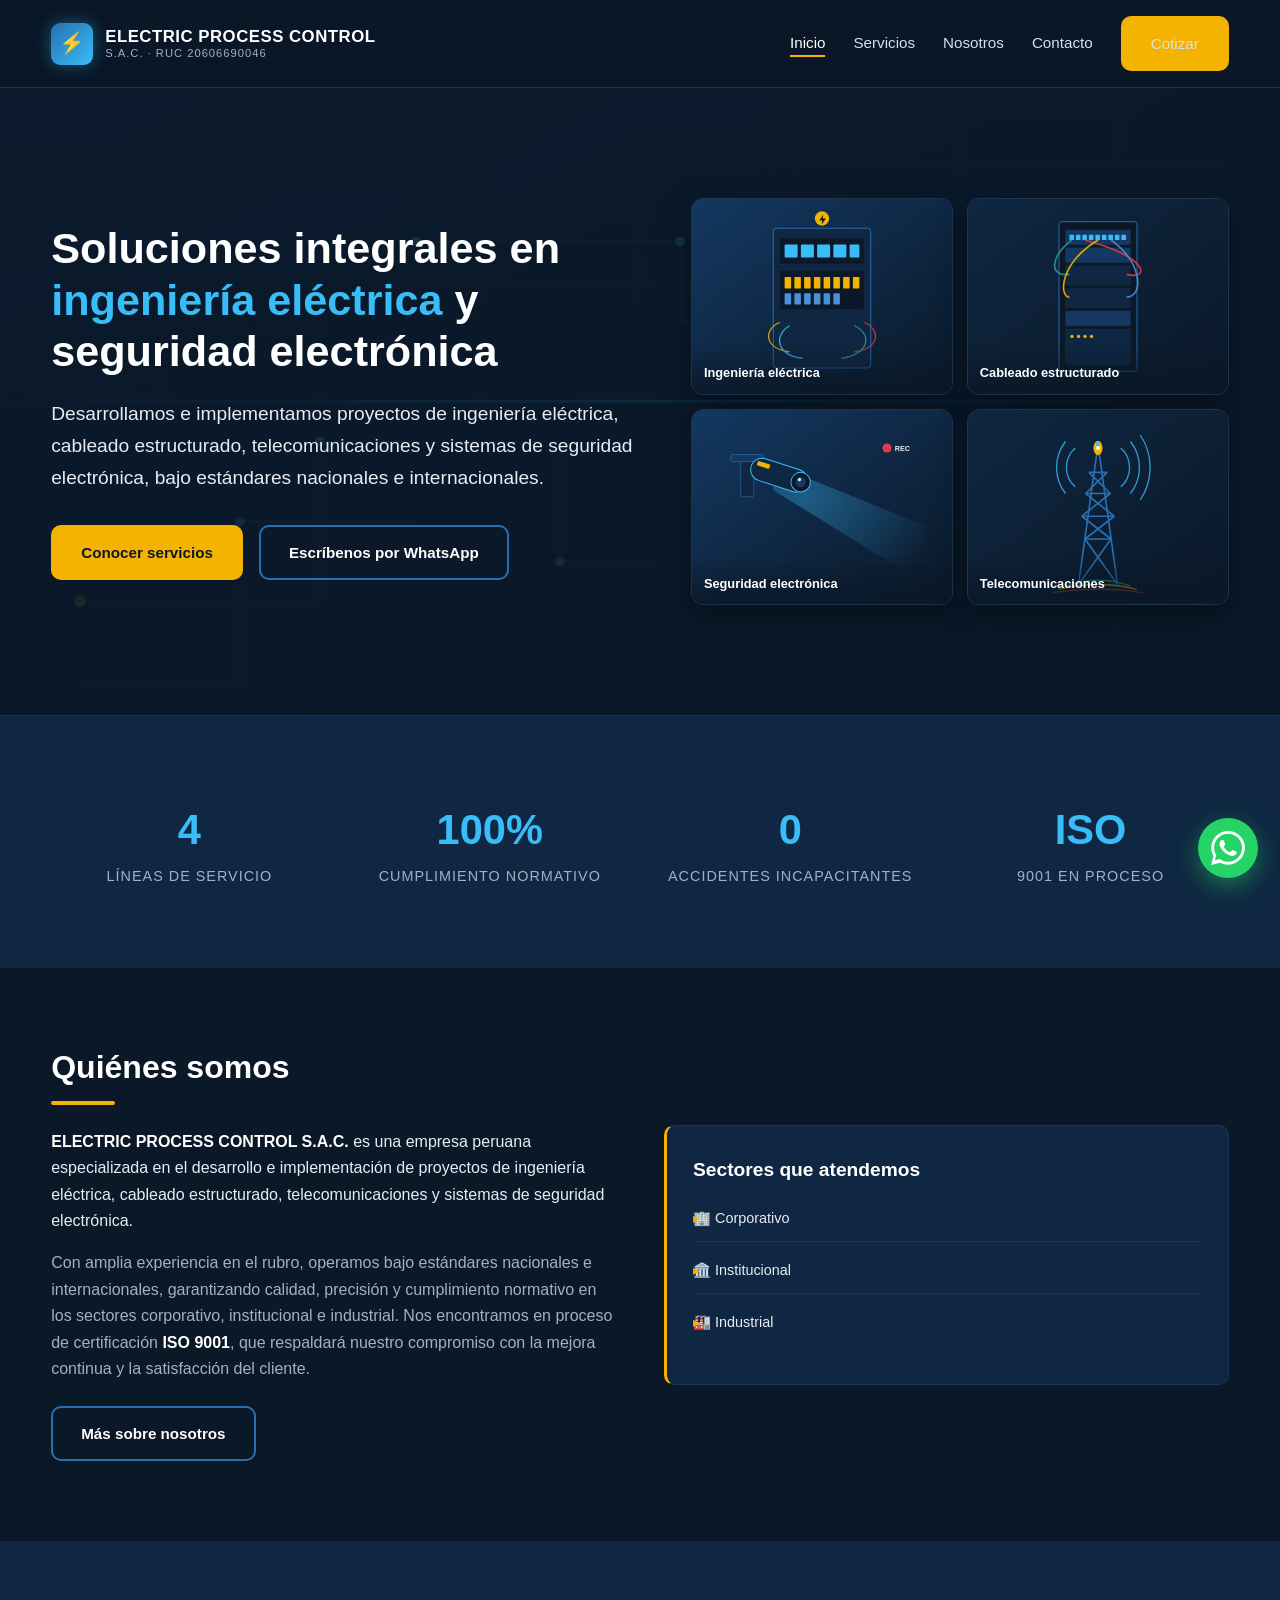
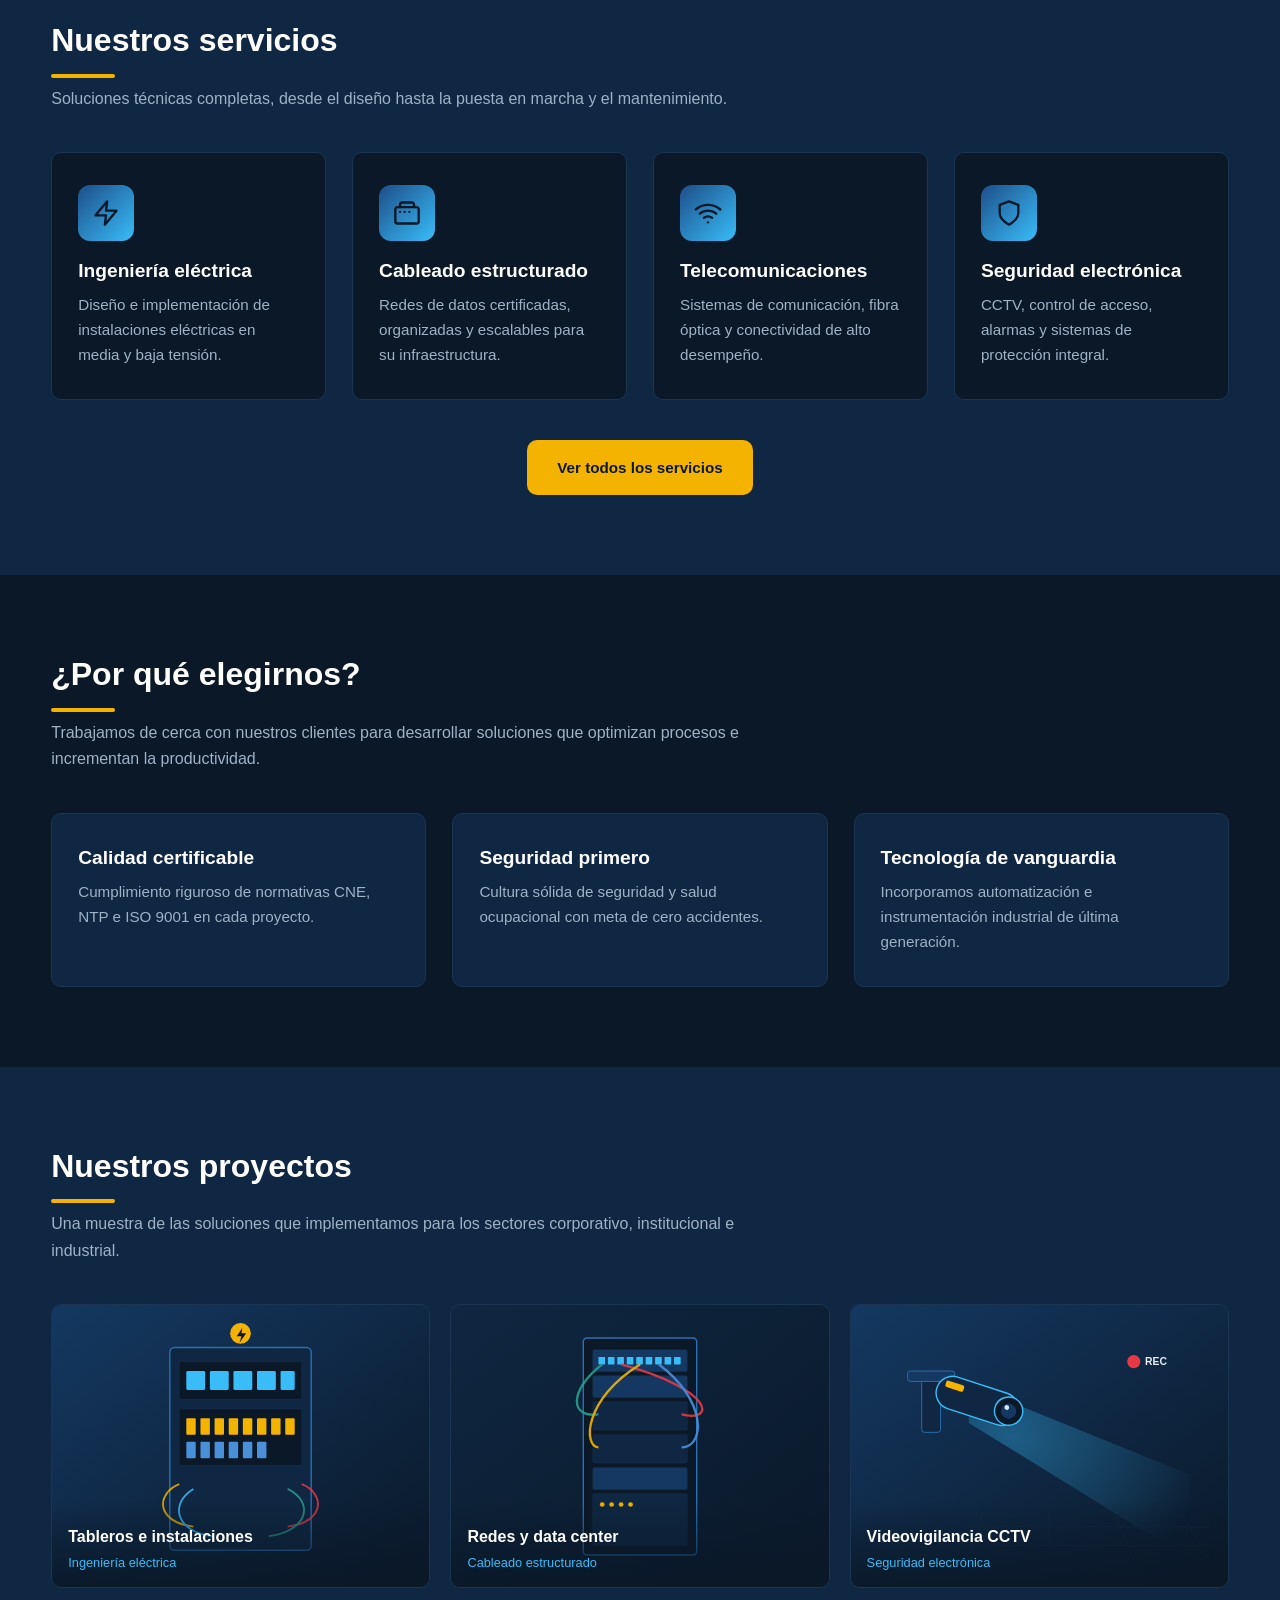
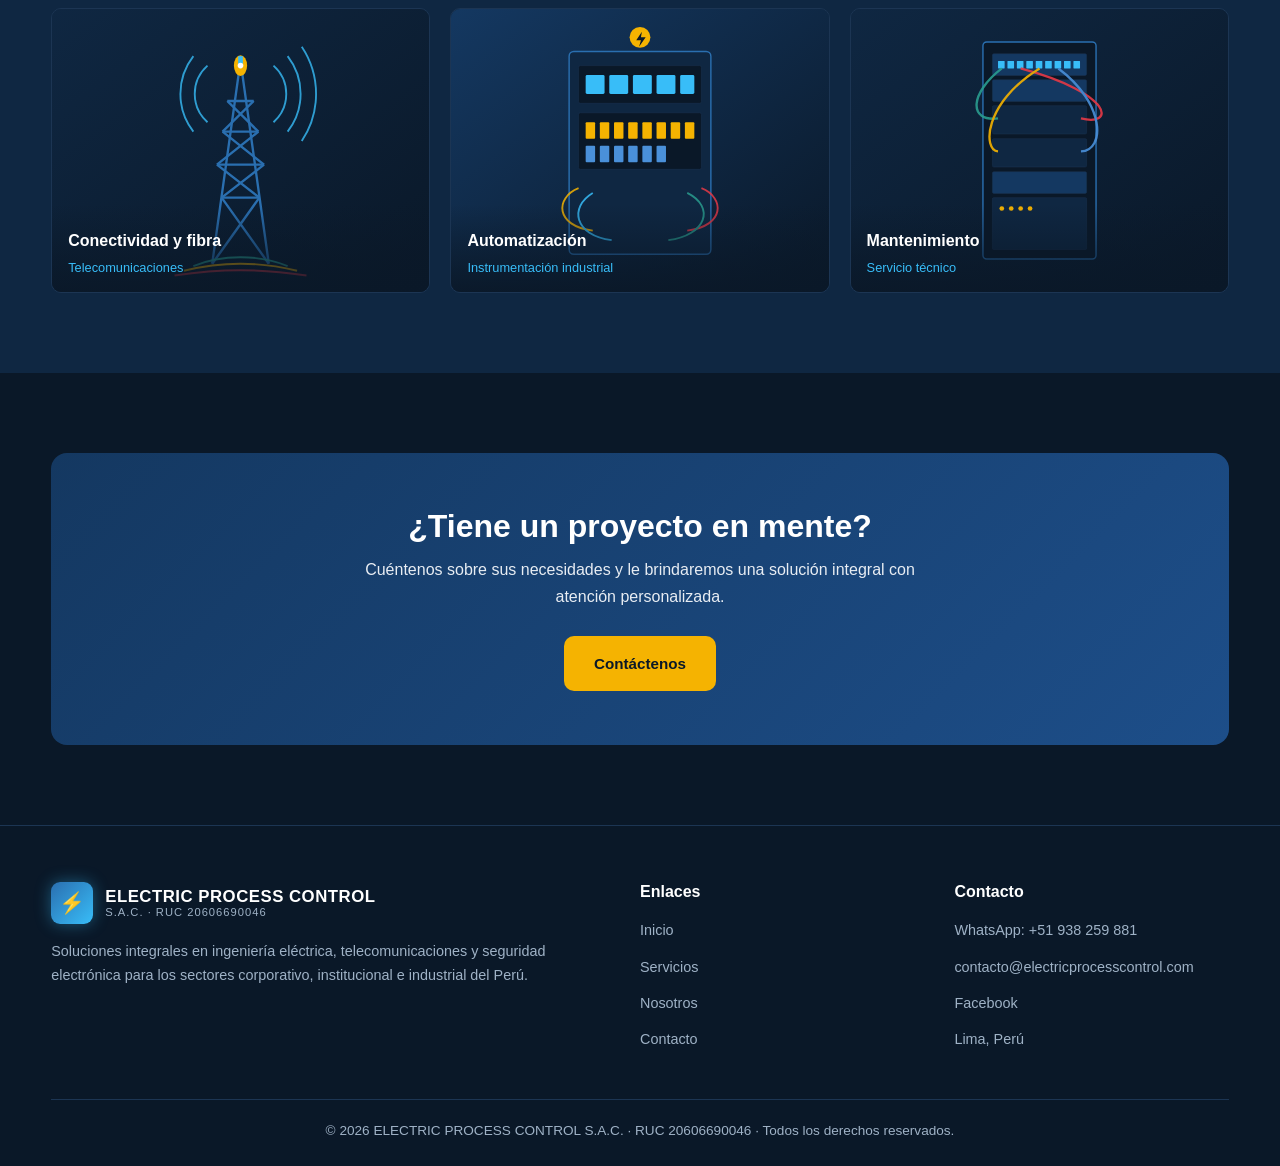
<file: index.html>
<!DOCTYPE html>
<html lang="es">
<head>
  <meta charset="UTF-8">
  <meta name="viewport" content="width=device-width, initial-scale=1.0">
  <title>ELECTRIC PROCESS CONTROL S.A.C. | Ingeniería Eléctrica y Seguridad Electrónica</title>
  <meta name="description" content="Soluciones integrales en ingeniería eléctrica, cableado estructurado, telecomunicaciones y seguridad electrónica en el Perú. Calidad bajo estándares CNE, NTP e ISO 9001.">
  <link rel="stylesheet" href="styles.css">
</head>
<body>

  <!-- ENCABEZADO -->
  <header class="encabezado">
    <div class="contenedor nav">
      <a href="index.html" class="logo">
        <span class="logo-icono">⚡</span>
        <span class="logo-marca">
          <strong>ELECTRIC PROCESS CONTROL</strong>
          <span>S.A.C. · RUC 20606690046</span>
        </span>
      </a>
      <button class="nav-toggle" aria-label="Abrir menú">☰</button>
      <ul class="menu">
        <li><a href="index.html" class="activo">Inicio</a></li>
        <li><a href="servicios.html">Servicios</a></li>
        <li><a href="nosotros.html">Nosotros</a></li>
        <li><a href="contacto.html">Contacto</a></li>
        <li><a href="contacto.html" class="btn btn-primario">Cotizar</a></li>
      </ul>
    </div>
  </header>

  <!-- HERO -->
  <section class="hero">
    <div class="contenedor">
      <div class="hero-split">
        <div class="hero-texto">
          <h1>Soluciones integrales en <span class="resalte">ingeniería eléctrica</span> y seguridad electrónica</h1>
          <p>Desarrollamos e implementamos proyectos de ingeniería eléctrica, cableado estructurado, telecomunicaciones y sistemas de seguridad electrónica, bajo estándares nacionales e internacionales.</p>
          <div class="hero-acciones">
            <a href="servicios.html" class="btn btn-primario">Conocer servicios</a>
            <a href="https://wa.me/51938259881?text=Hola,%20deseo%20información%20sobre%20sus%20servicios." target="_blank" rel="noopener" class="btn btn-secundario">Escríbenos por WhatsApp</a>
          </div>
        </div>
        <div class="collage">
          <figure><img src="proyecto-electrico.svg" alt="Proyecto de ingeniería eléctrica y tableros"><figcaption>Ingeniería eléctrica</figcaption></figure>
          <figure><img src="proyecto-cableado.svg" alt="Cableado estructurado y rack de datos"><figcaption>Cableado estructurado</figcaption></figure>
          <figure><img src="proyecto-cctv.svg" alt="Sistema de videovigilancia CCTV"><figcaption>Seguridad electrónica</figcaption></figure>
          <figure><img src="proyecto-telecom.svg" alt="Telecomunicaciones y fibra óptica"><figcaption>Telecomunicaciones</figcaption></figure>
        </div>
      </div>
    </div>
  </section>

  <!-- ESTADÍSTICAS -->
  <section class="seccion seccion-alt">
    <div class="contenedor estadisticas">
      <div class="estadistica"><div class="num">4</div><div class="lbl">Líneas de servicio</div></div>
      <div class="estadistica"><div class="num">100%</div><div class="lbl">Cumplimiento normativo</div></div>
      <div class="estadistica"><div class="num">0</div><div class="lbl">Accidentes incapacitantes</div></div>
      <div class="estadistica"><div class="num">ISO</div><div class="lbl">9001 en proceso</div></div>
    </div>
  </section>

  <!-- PRESENTACIÓN -->
  <section class="seccion">
    <div class="contenedor">
      <div class="grid grid-2" style="align-items:center; gap:48px;">
        <div>
          <h2 class="titulo-seccion">Quiénes somos</h2>
          <p style="margin-top:24px; color:var(--gris-claro);">
            <strong style="color:#fff;">ELECTRIC PROCESS CONTROL S.A.C.</strong> es una empresa peruana especializada en el desarrollo e implementación de proyectos de ingeniería eléctrica, cableado estructurado, telecomunicaciones y sistemas de seguridad electrónica.
          </p>
          <p style="margin-top:16px; color:var(--gris-medio);">
            Con amplia experiencia en el rubro, operamos bajo estándares nacionales e internacionales, garantizando calidad, precisión y cumplimiento normativo en los sectores corporativo, institucional e industrial. Nos encontramos en proceso de certificación <strong style="color:#fff;">ISO 9001</strong>, que respaldará nuestro compromiso con la mejora continua y la satisfacción del cliente.
          </p>
          <a href="nosotros.html" class="btn btn-secundario" style="margin-top:24px;">Más sobre nosotros</a>
        </div>
        <div class="tarjeta" style="border-left:3px solid var(--acento);">
          <h3>Sectores que atendemos</h3>
          <ul style="list-style:none; margin-top:16px;">
            <li class="" style="padding:10px 0; border-bottom:1px solid var(--gris-borde); color:var(--gris-claro);">🏢 Corporativo</li>
            <li style="padding:10px 0; border-bottom:1px solid var(--gris-borde); color:var(--gris-claro);">🏛️ Institucional</li>
            <li style="padding:10px 0; color:var(--gris-claro);">🏭 Industrial</li>
          </ul>
        </div>
      </div>
    </div>
  </section>

  <!-- SERVICIOS RESUMEN -->
  <section class="seccion seccion-alt">
    <div class="contenedor">
      <h2 class="titulo-seccion">Nuestros servicios</h2>
      <p class="subtitulo-seccion">Soluciones técnicas completas, desde el diseño hasta la puesta en marcha y el mantenimiento.</p>
      <div class="grid grid-4">
        <div class="tarjeta">
          <div class="icono"><svg viewBox="0 0 24 24" fill="none" stroke="#0a1828" stroke-width="2" stroke-linecap="round" stroke-linejoin="round"><polygon points="13 2 3 14 12 14 11 22 21 10 12 10 13 2"/></svg></div>
          <h3>Ingeniería eléctrica</h3>
          <p>Diseño e implementación de instalaciones eléctricas en media y baja tensión.</p>
        </div>
        <div class="tarjeta">
          <div class="icono"><svg viewBox="0 0 24 24" fill="none" stroke="#0a1828" stroke-width="2" stroke-linecap="round" stroke-linejoin="round"><rect x="2" y="7" width="20" height="14" rx="2"/><path d="M6 7V5a2 2 0 0 1 2-2h8a2 2 0 0 1 2 2v2"/><path d="M6 11h.01M10 11h.01M14 11h.01"/></svg></div>
          <h3>Cableado estructurado</h3>
          <p>Redes de datos certificadas, organizadas y escalables para su infraestructura.</p>
        </div>
        <div class="tarjeta">
          <div class="icono"><svg viewBox="0 0 24 24" fill="none" stroke="#0a1828" stroke-width="2" stroke-linecap="round" stroke-linejoin="round"><path d="M5 12.55a11 11 0 0 1 14.08 0"/><path d="M1.42 9a16 16 0 0 1 21.16 0"/><path d="M8.53 16.11a6 6 0 0 1 6.95 0"/><line x1="12" y1="20" x2="12.01" y2="20"/></svg></div>
          <h3>Telecomunicaciones</h3>
          <p>Sistemas de comunicación, fibra óptica y conectividad de alto desempeño.</p>
        </div>
        <div class="tarjeta">
          <div class="icono"><svg viewBox="0 0 24 24" fill="none" stroke="#0a1828" stroke-width="2" stroke-linecap="round" stroke-linejoin="round"><path d="M12 22s8-4 8-10V5l-8-3-8 3v7c0 6 8 10 8 10z"/></svg></div>
          <h3>Seguridad electrónica</h3>
          <p>CCTV, control de acceso, alarmas y sistemas de protección integral.</p>
        </div>
      </div>
      <div style="text-align:center; margin-top:40px;">
        <a href="servicios.html" class="btn btn-primario">Ver todos los servicios</a>
      </div>
    </div>
  </section>

  <!-- POR QUÉ ELEGIRNOS -->
  <section class="seccion">
    <div class="contenedor">
      <h2 class="titulo-seccion">¿Por qué elegirnos?</h2>
      <p class="subtitulo-seccion">Trabajamos de cerca con nuestros clientes para desarrollar soluciones que optimizan procesos e incrementan la productividad.</p>
      <div class="grid grid-3">
        <div class="tarjeta">
          <h3>Calidad certificable</h3>
          <p>Cumplimiento riguroso de normativas CNE, NTP e ISO 9001 en cada proyecto.</p>
        </div>
        <div class="tarjeta">
          <h3>Seguridad primero</h3>
          <p>Cultura sólida de seguridad y salud ocupacional con meta de cero accidentes.</p>
        </div>
        <div class="tarjeta">
          <h3>Tecnología de vanguardia</h3>
          <p>Incorporamos automatización e instrumentación industrial de última generación.</p>
        </div>
      </div>
    </div>
  </section>

  <!-- GALERÍA DE PROYECTOS -->
  <section class="seccion seccion-alt">
    <div class="contenedor">
      <h2 class="titulo-seccion">Nuestros proyectos</h2>
      <p class="subtitulo-seccion">Una muestra de las soluciones que implementamos para los sectores corporativo, institucional e industrial.</p>
      <div class="galeria">
        <figure><img src="proyecto-electrico.svg" alt="Tablero e instalación eléctrica"><figcaption>Tableros e instalaciones<span>Ingeniería eléctrica</span></figcaption></figure>
        <figure><img src="proyecto-cableado.svg" alt="Rack y cableado estructurado"><figcaption>Redes y data center<span>Cableado estructurado</span></figcaption></figure>
        <figure><img src="proyecto-cctv.svg" alt="Cámaras de videovigilancia"><figcaption>Videovigilancia CCTV<span>Seguridad electrónica</span></figcaption></figure>
        <figure><img src="proyecto-telecom.svg" alt="Torre y fibra óptica"><figcaption>Conectividad y fibra<span>Telecomunicaciones</span></figcaption></figure>
        <figure><img src="proyecto-electrico.svg" alt="Automatización industrial"><figcaption>Automatización<span>Instrumentación industrial</span></figcaption></figure>
        <figure><img src="proyecto-cableado.svg" alt="Mantenimiento de sistemas"><figcaption>Mantenimiento<span>Servicio técnico</span></figcaption></figure>
      </div>
    </div>
  </section>

  <!-- CTA -->
  <section class="seccion">
    <div class="contenedor">
      <div class="cta">
        <h2>¿Tiene un proyecto en mente?</h2>
        <p>Cuéntenos sobre sus necesidades y le brindaremos una solución integral con atención personalizada.</p>
        <a href="contacto.html" class="btn btn-primario">Contáctenos</a>
      </div>
    </div>
  </section>

  <!-- PIE -->
  <footer class="pie">
    <div class="contenedor">
      <div class="pie-grid">
        <div>
          <div class="logo" style="margin-bottom:16px;">
            <span class="logo-icono">⚡</span>
            <span class="logo-marca">
              <strong>ELECTRIC PROCESS CONTROL</strong>
              <span>S.A.C. · RUC 20606690046</span>
            </span>
          </div>
          <p>Soluciones integrales en ingeniería eléctrica, telecomunicaciones y seguridad electrónica para los sectores corporativo, institucional e industrial del Perú.</p>
        </div>
        <div>
          <h4>Enlaces</h4>
          <ul>
            <li><a href="index.html">Inicio</a></li>
            <li><a href="servicios.html">Servicios</a></li>
            <li><a href="nosotros.html">Nosotros</a></li>
            <li><a href="contacto.html">Contacto</a></li>
          </ul>
        </div>
        <div>
          <h4>Contacto</h4>
          <ul>
            <li><a href="https://wa.me/51938259881" target="_blank" rel="noopener">WhatsApp: +51 938 259 881</a></li>
            <li><a href="mailto:contacto@electricprocesscontrol.com">contacto@electricprocesscontrol.com</a></li>
            <li><a href="https://www.facebook.com/ControlElectric.20/" target="_blank" rel="noopener">Facebook</a></li>
            <li><a href="contacto.html">Lima, Perú</a></li>
          </ul>
        </div>
      </div>
      <div class="pie-bajo">
        © <span class="anio">2026</span> ELECTRIC PROCESS CONTROL S.A.C. · RUC 20606690046 · Todos los derechos reservados.
      </div>
    </div>
  </footer>

  <!-- BOTÓN FLOTANTE WHATSAPP -->
  <a class="wa-flotante" href="https://wa.me/51938259881?text=Hola,%20deseo%20información%20sobre%20sus%20servicios." target="_blank" rel="noopener" aria-label="Contactar por WhatsApp">
    <svg viewBox="0 0 24 24" fill="#fff"><path d="M.057 24l1.687-6.163a11.867 11.867 0 0 1-1.587-5.946C.16 5.335 5.495 0 12.05 0a11.817 11.817 0 0 1 8.413 3.488 11.824 11.824 0 0 1 3.48 8.414c-.003 6.557-5.338 11.892-11.893 11.892a11.9 11.9 0 0 1-5.688-1.448L.057 24zm6.597-3.807c1.676.995 3.276 1.591 5.392 1.592 5.448 0 9.886-4.434 9.889-9.885.002-5.462-4.415-9.89-9.881-9.892-5.452 0-9.887 4.434-9.889 9.884a9.86 9.86 0 0 0 1.51 5.26l-.999 3.648 3.978-1.207zm11.387-5.464c-.074-.124-.272-.198-.57-.347-.297-.149-1.758-.868-2.031-.967-.272-.099-.47-.149-.669.149-.198.297-.768.967-.941 1.165-.173.198-.347.223-.644.074-.297-.149-1.255-.462-2.39-1.475-.883-.788-1.48-1.761-1.653-2.059-.173-.297-.018-.458.13-.606.134-.133.297-.347.446-.521.151-.172.2-.296.3-.495.099-.198.05-.372-.025-.521-.075-.148-.669-1.611-.916-2.206-.242-.579-.487-.501-.669-.51l-.57-.01c-.198 0-.52.074-.792.372-.272.297-1.04 1.016-1.04 2.479 0 1.462 1.065 2.875 1.213 3.074.149.198 2.096 3.2 5.077 4.487.709.306 1.263.489 1.694.626.712.226 1.36.194 1.872.118.571-.085 1.758-.719 2.006-1.413.248-.695.248-1.29.173-1.414z"/></svg>
  </a>

  <script src="main.js"></script>
</body>
</html>
</file>
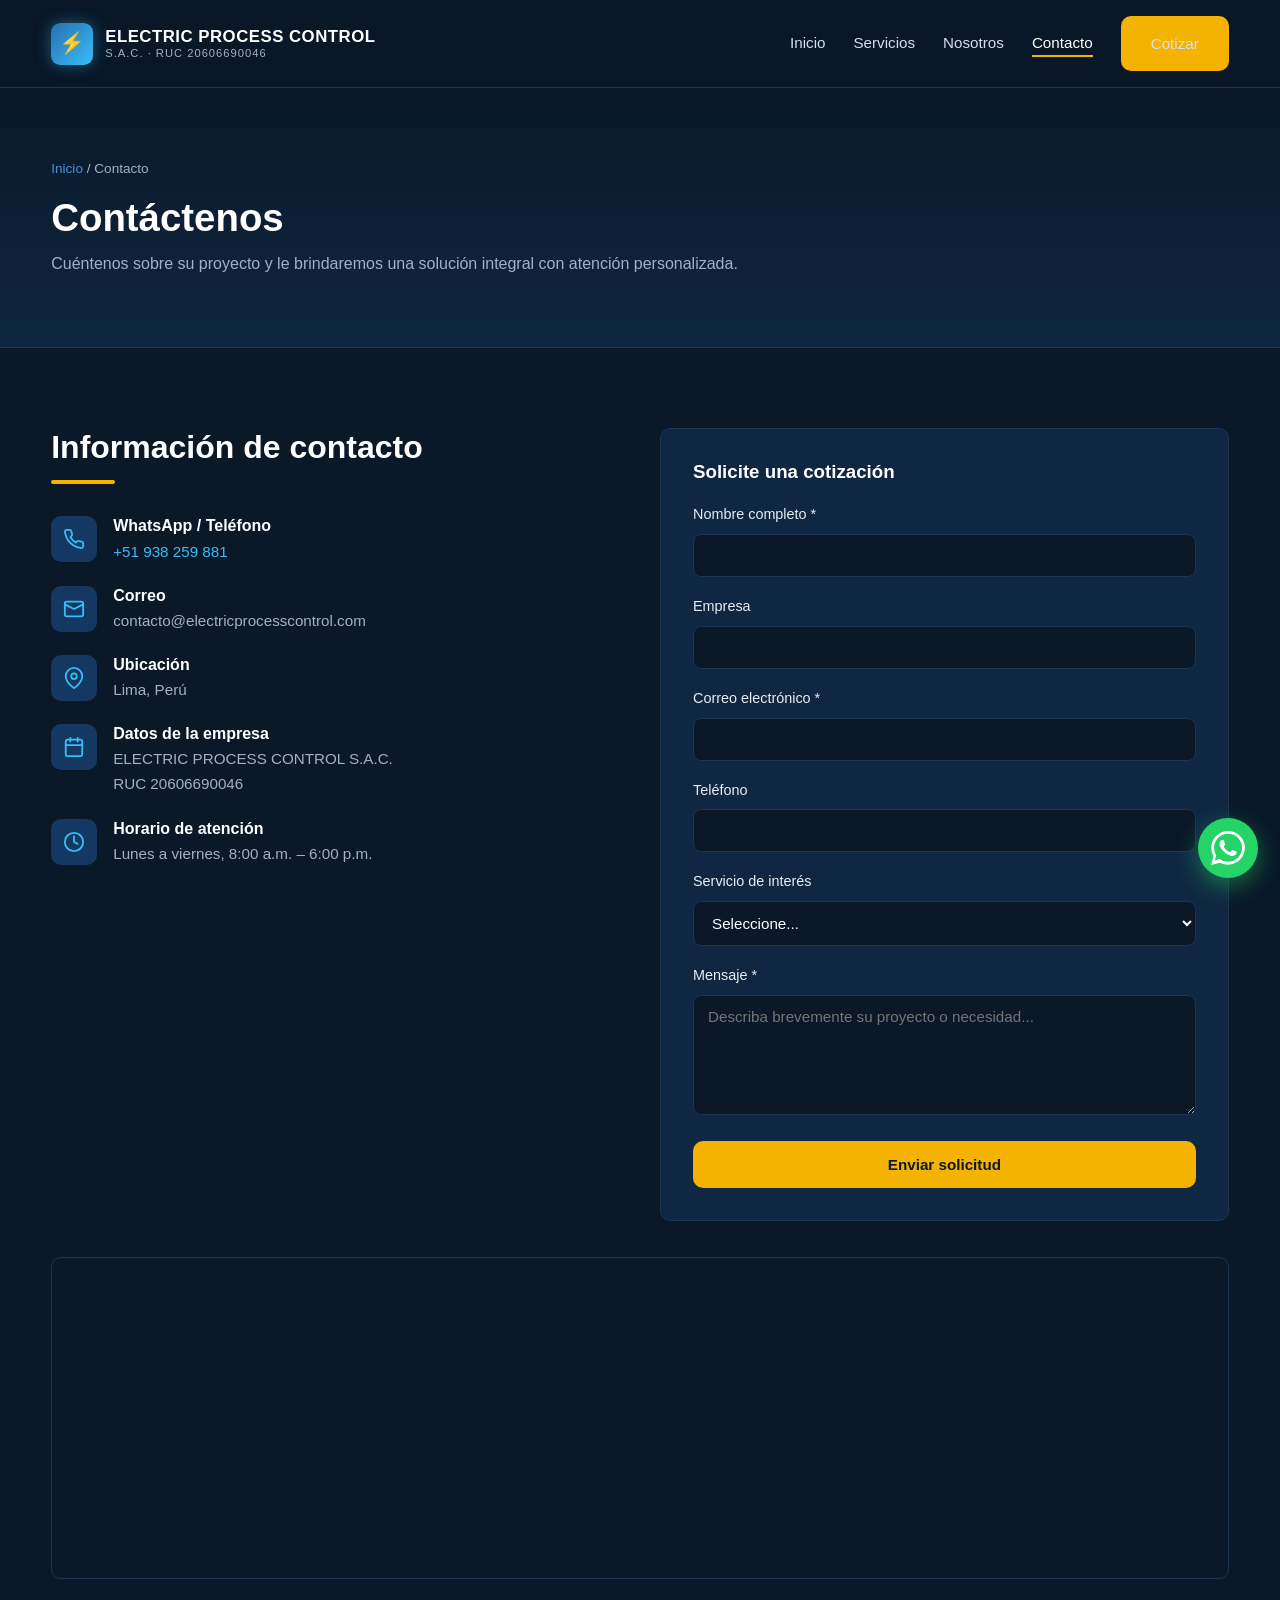
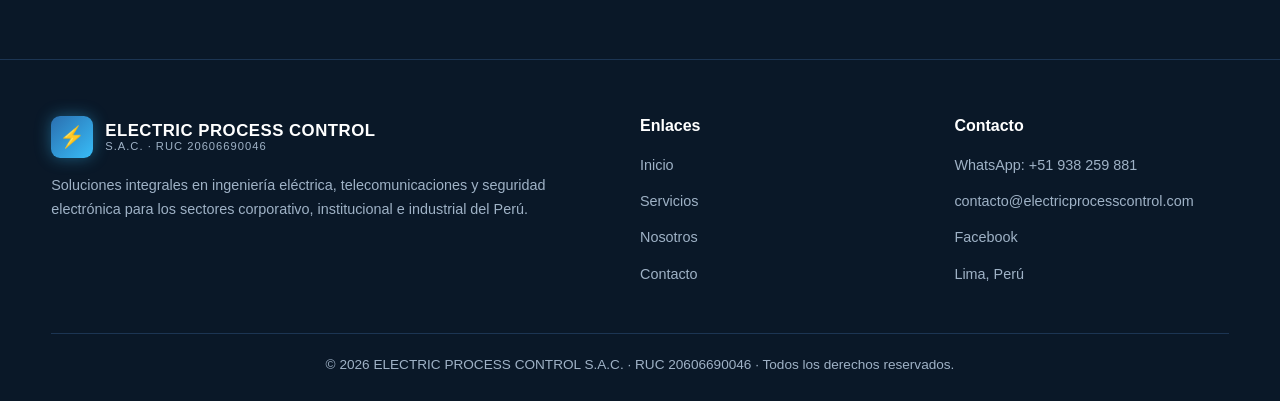
<file: contacto.html>
<!DOCTYPE html>
<html lang="es">
<head>
  <meta charset="UTF-8">
  <meta name="viewport" content="width=device-width, initial-scale=1.0">
  <title>Contacto | ELECTRIC PROCESS CONTROL S.A.C.</title>
  <meta name="description" content="Contáctenos para soluciones en ingeniería eléctrica, cableado estructurado, telecomunicaciones y seguridad electrónica. ELECTRIC PROCESS CONTROL S.A.C.">
  <link rel="stylesheet" href="styles.css">
</head>
<body>

  <header class="encabezado">
    <div class="contenedor nav">
      <a href="index.html" class="logo">
        <span class="logo-icono">⚡</span>
        <span class="logo-marca">
          <strong>ELECTRIC PROCESS CONTROL</strong>
          <span>S.A.C. · RUC 20606690046</span>
        </span>
      </a>
      <button class="nav-toggle" aria-label="Abrir menú">☰</button>
      <ul class="menu">
        <li><a href="index.html">Inicio</a></li>
        <li><a href="servicios.html">Servicios</a></li>
        <li><a href="nosotros.html">Nosotros</a></li>
        <li><a href="contacto.html" class="activo">Contacto</a></li>
        <li><a href="contacto.html" class="btn btn-primario">Cotizar</a></li>
      </ul>
    </div>
  </header>

  <!-- BANNER -->
  <section class="banner-pagina">
    <div class="contenedor">
      <div class="miga"><a href="index.html">Inicio</a> / Contacto</div>
      <h1>Contáctenos</h1>
      <p>Cuéntenos sobre su proyecto y le brindaremos una solución integral con atención personalizada.</p>
    </div>
  </section>

  <!-- CONTACTO -->
  <section class="seccion">
    <div class="contenedor">
      <div class="contacto-grid">
        <!-- Información -->
        <div>
          <h2 class="titulo-seccion">Información de contacto</h2>
          <div class="info-contacto" style="margin-top:32px;">
            <div class="info-item">
              <div class="icono"><svg viewBox="0 0 24 24" width="22" height="22" fill="none" stroke="#38bdf8" stroke-width="2" stroke-linecap="round" stroke-linejoin="round"><path d="M22 16.92v3a2 2 0 0 1-2.18 2 19.79 19.79 0 0 1-8.63-3.07 19.5 19.5 0 0 1-6-6 19.79 19.79 0 0 1-3.07-8.67A2 2 0 0 1 4.11 2h3a2 2 0 0 1 2 1.72c.13.96.36 1.9.7 2.81a2 2 0 0 1-.45 2.11L8.09 9.91a16 16 0 0 0 6 6l1.27-1.27a2 2 0 0 1 2.11-.45c.91.34 1.85.57 2.81.7A2 2 0 0 1 22 16.92z"/></svg></div>
              <div><h4>WhatsApp / Teléfono</h4><p><a href="https://wa.me/51938259881?text=Hola,%20deseo%20información%20sobre%20sus%20servicios." target="_blank" rel="noopener">+51 938 259 881</a></p></div>
            </div>
            <div class="info-item">
              <div class="icono"><svg viewBox="0 0 24 24" width="22" height="22" fill="none" stroke="#38bdf8" stroke-width="2" stroke-linecap="round" stroke-linejoin="round"><rect x="2" y="4" width="20" height="16" rx="2"/><path d="m22 7-10 5L2 7"/></svg></div>
              <div><h4>Correo</h4><p>contacto@electricprocesscontrol.com</p></div>
            </div>
            <div class="info-item">
              <div class="icono"><svg viewBox="0 0 24 24" width="22" height="22" fill="none" stroke="#38bdf8" stroke-width="2" stroke-linecap="round" stroke-linejoin="round"><path d="M21 10c0 7-9 13-9 13s-9-6-9-13a9 9 0 0 1 18 0z"/><circle cx="12" cy="10" r="3"/></svg></div>
              <div><h4>Ubicación</h4><p>Lima, Perú</p></div>
            </div>
            <div class="info-item">
              <div class="icono"><svg viewBox="0 0 24 24" width="22" height="22" fill="none" stroke="#38bdf8" stroke-width="2" stroke-linecap="round" stroke-linejoin="round"><rect x="3" y="4" width="18" height="18" rx="2"/><path d="M16 2v4M8 2v4M3 10h18"/></svg></div>
              <div><h4>Datos de la empresa</h4><p>ELECTRIC PROCESS CONTROL S.A.C.<br>RUC 20606690046</p></div>
            </div>
            <div class="info-item">
              <div class="icono"><svg viewBox="0 0 24 24" width="22" height="22" fill="none" stroke="#38bdf8" stroke-width="2" stroke-linecap="round" stroke-linejoin="round"><circle cx="12" cy="12" r="10"/><path d="M12 6v6l4 2"/></svg></div>
              <div><h4>Horario de atención</h4><p>Lunes a viernes, 8:00 a.m. – 6:00 p.m.</p></div>
            </div>
          </div>
        </div>

        <!-- Formulario -->
        <div>
          <form id="form-contacto" class="formulario">
            <h3 style="margin-bottom:20px;">Solicite una cotización</h3>
            <div class="campo">
              <label for="nombre">Nombre completo *</label>
              <input type="text" id="nombre" name="nombre" required>
            </div>
            <div class="campo">
              <label for="empresa">Empresa</label>
              <input type="text" id="empresa" name="empresa">
            </div>
            <div class="campo">
              <label for="email">Correo electrónico *</label>
              <input type="email" id="email" name="email" required>
            </div>
            <div class="campo">
              <label for="telefono">Teléfono</label>
              <input type="tel" id="telefono" name="telefono">
            </div>
            <div class="campo">
              <label for="servicio">Servicio de interés</label>
              <select id="servicio" name="servicio">
                <option value="">Seleccione...</option>
                <option>Ingeniería eléctrica</option>
                <option>Cableado estructurado</option>
                <option>Telecomunicaciones</option>
                <option>Seguridad electrónica</option>
                <option>Automatización industrial</option>
                <option>Mantenimiento y servicio</option>
                <option>Otro</option>
              </select>
            </div>
            <div class="campo">
              <label for="mensaje">Mensaje *</label>
              <textarea id="mensaje" name="mensaje" required placeholder="Describa brevemente su proyecto o necesidad..."></textarea>
            </div>
            <button type="submit" class="btn btn-primario" style="width:100%;">Enviar solicitud</button>
            <div id="aviso-form" class="aviso-form"></div>
          </form>
        </div>
      </div>

      <!-- Mapa -->
      <div class="mapa">
        <iframe
          src="https://www.google.com/maps?q=Lima,Peru&output=embed"
          loading="lazy"
          referrerpolicy="no-referrer-when-downgrade"
          title="Ubicación ELECTRIC PROCESS CONTROL S.A.C.">
        </iframe>
      </div>
    </div>
  </section>

  <!-- PIE -->
  <footer class="pie">
    <div class="contenedor">
      <div class="pie-grid">
        <div>
          <div class="logo" style="margin-bottom:16px;">
            <span class="logo-icono">⚡</span>
            <span class="logo-marca">
              <strong>ELECTRIC PROCESS CONTROL</strong>
              <span>S.A.C. · RUC 20606690046</span>
            </span>
          </div>
          <p>Soluciones integrales en ingeniería eléctrica, telecomunicaciones y seguridad electrónica para los sectores corporativo, institucional e industrial del Perú.</p>
        </div>
        <div>
          <h4>Enlaces</h4>
          <ul>
            <li><a href="index.html">Inicio</a></li>
            <li><a href="servicios.html">Servicios</a></li>
            <li><a href="nosotros.html">Nosotros</a></li>
            <li><a href="contacto.html">Contacto</a></li>
          </ul>
        </div>
        <div>
          <h4>Contacto</h4>
          <ul>
            <li><a href="https://wa.me/51938259881" target="_blank" rel="noopener">WhatsApp: +51 938 259 881</a></li>
            <li><a href="mailto:contacto@electricprocesscontrol.com">contacto@electricprocesscontrol.com</a></li>
            <li><a href="https://www.facebook.com/ControlElectric.20/" target="_blank" rel="noopener">Facebook</a></li>
            <li><a href="contacto.html">Lima, Perú</a></li>
          </ul>
        </div>
      </div>
      <div class="pie-bajo">
        © <span class="anio">2026</span> ELECTRIC PROCESS CONTROL S.A.C. · RUC 20606690046 · Todos los derechos reservados.
      </div>
    </div>
  </footer>

  <!-- BOTÓN FLOTANTE WHATSAPP -->
  <a class="wa-flotante" href="https://wa.me/51938259881?text=Hola,%20deseo%20información%20sobre%20sus%20servicios." target="_blank" rel="noopener" aria-label="Contactar por WhatsApp">
    <svg viewBox="0 0 24 24" fill="#fff"><path d="M.057 24l1.687-6.163a11.867 11.867 0 0 1-1.587-5.946C.16 5.335 5.495 0 12.05 0a11.817 11.817 0 0 1 8.413 3.488 11.824 11.824 0 0 1 3.48 8.414c-.003 6.557-5.338 11.892-11.893 11.892a11.9 11.9 0 0 1-5.688-1.448L.057 24zm6.597-3.807c1.676.995 3.276 1.591 5.392 1.592 5.448 0 9.886-4.434 9.889-9.885.002-5.462-4.415-9.89-9.881-9.892-5.452 0-9.887 4.434-9.889 9.884a9.86 9.86 0 0 0 1.51 5.26l-.999 3.648 3.978-1.207zm11.387-5.464c-.074-.124-.272-.198-.57-.347-.297-.149-1.758-.868-2.031-.967-.272-.099-.47-.149-.669.149-.198.297-.768.967-.941 1.165-.173.198-.347.223-.644.074-.297-.149-1.255-.462-2.39-1.475-.883-.788-1.48-1.761-1.653-2.059-.173-.297-.018-.458.13-.606.134-.133.297-.347.446-.521.151-.172.2-.296.3-.495.099-.198.05-.372-.025-.521-.075-.148-.669-1.611-.916-2.206-.242-.579-.487-.501-.669-.51l-.57-.01c-.198 0-.52.074-.792.372-.272.297-1.04 1.016-1.04 2.479 0 1.462 1.065 2.875 1.213 3.074.149.198 2.096 3.2 5.077 4.487.709.306 1.263.489 1.694.626.712.226 1.36.194 1.872.118.571-.085 1.758-.719 2.006-1.413.248-.695.248-1.29.173-1.414z"/></svg>
  </a>

  <script src="main.js"></script>
</body>
</html>
</file>
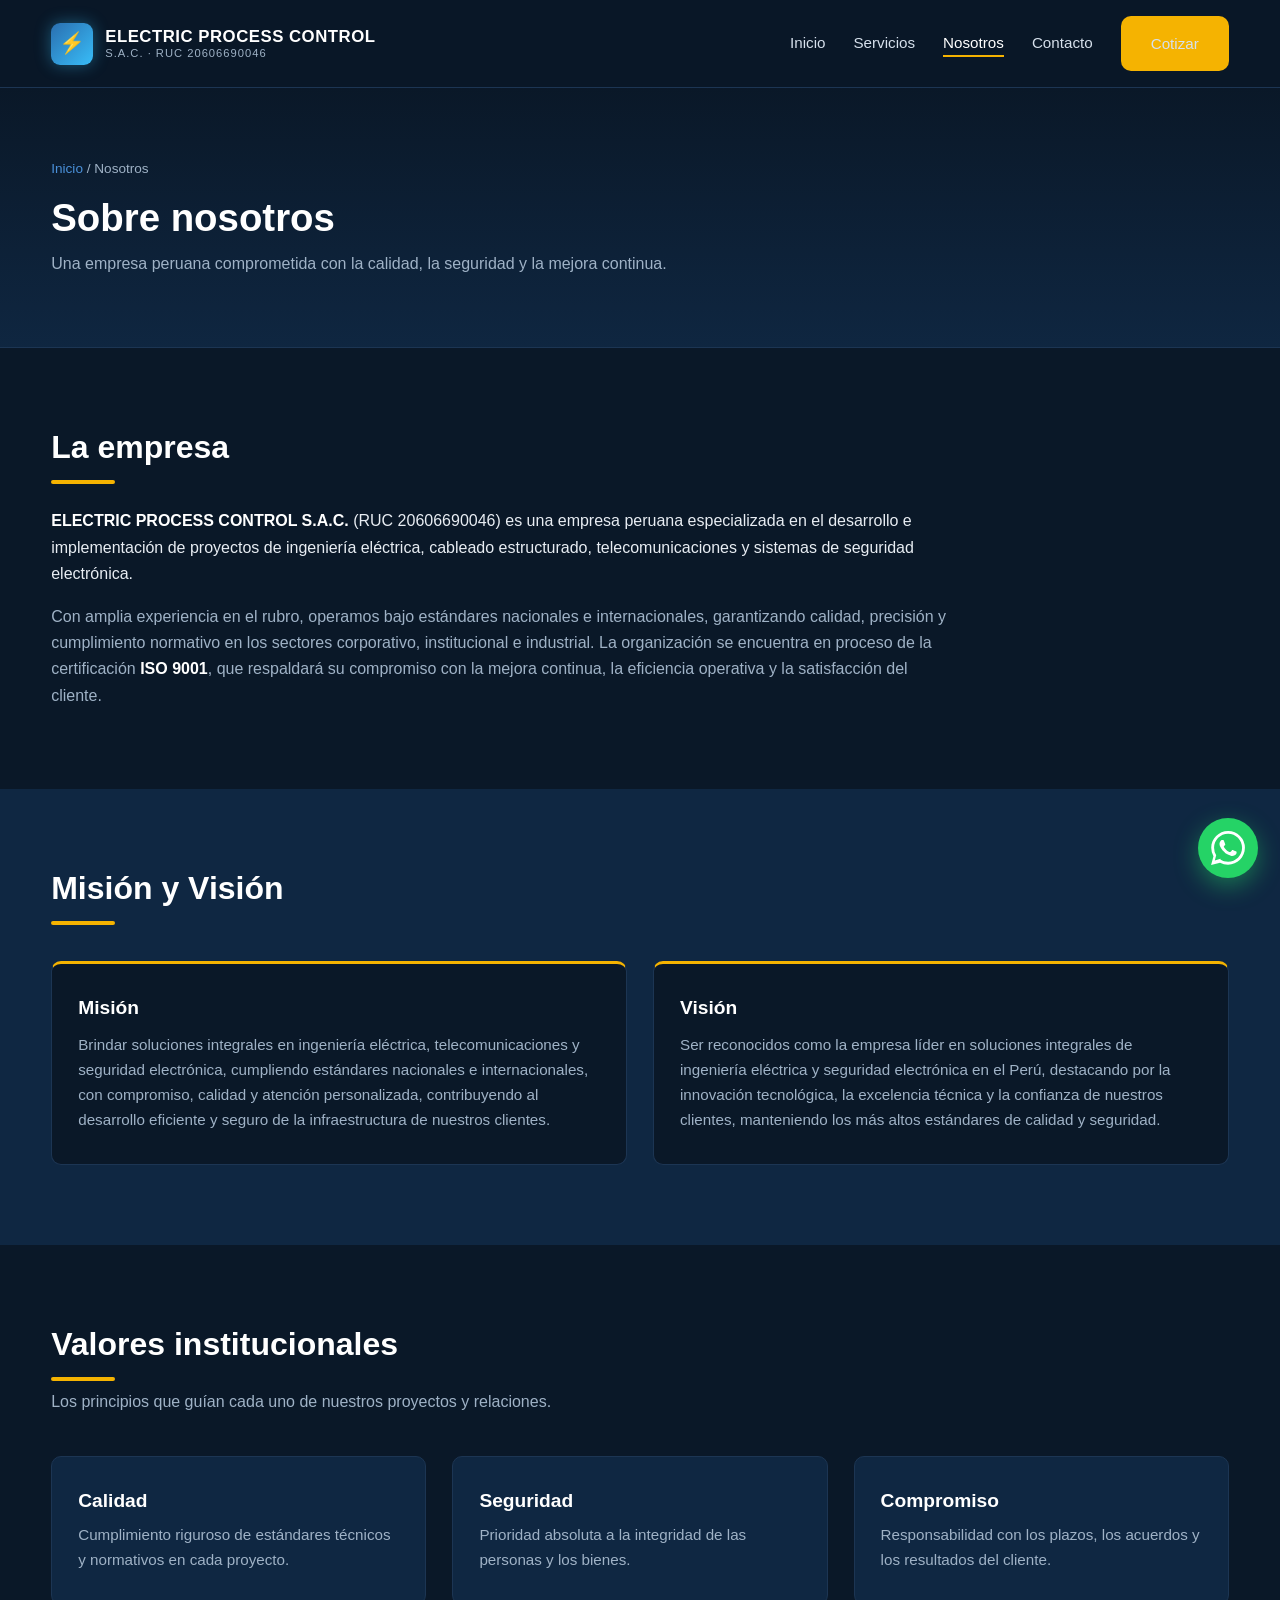
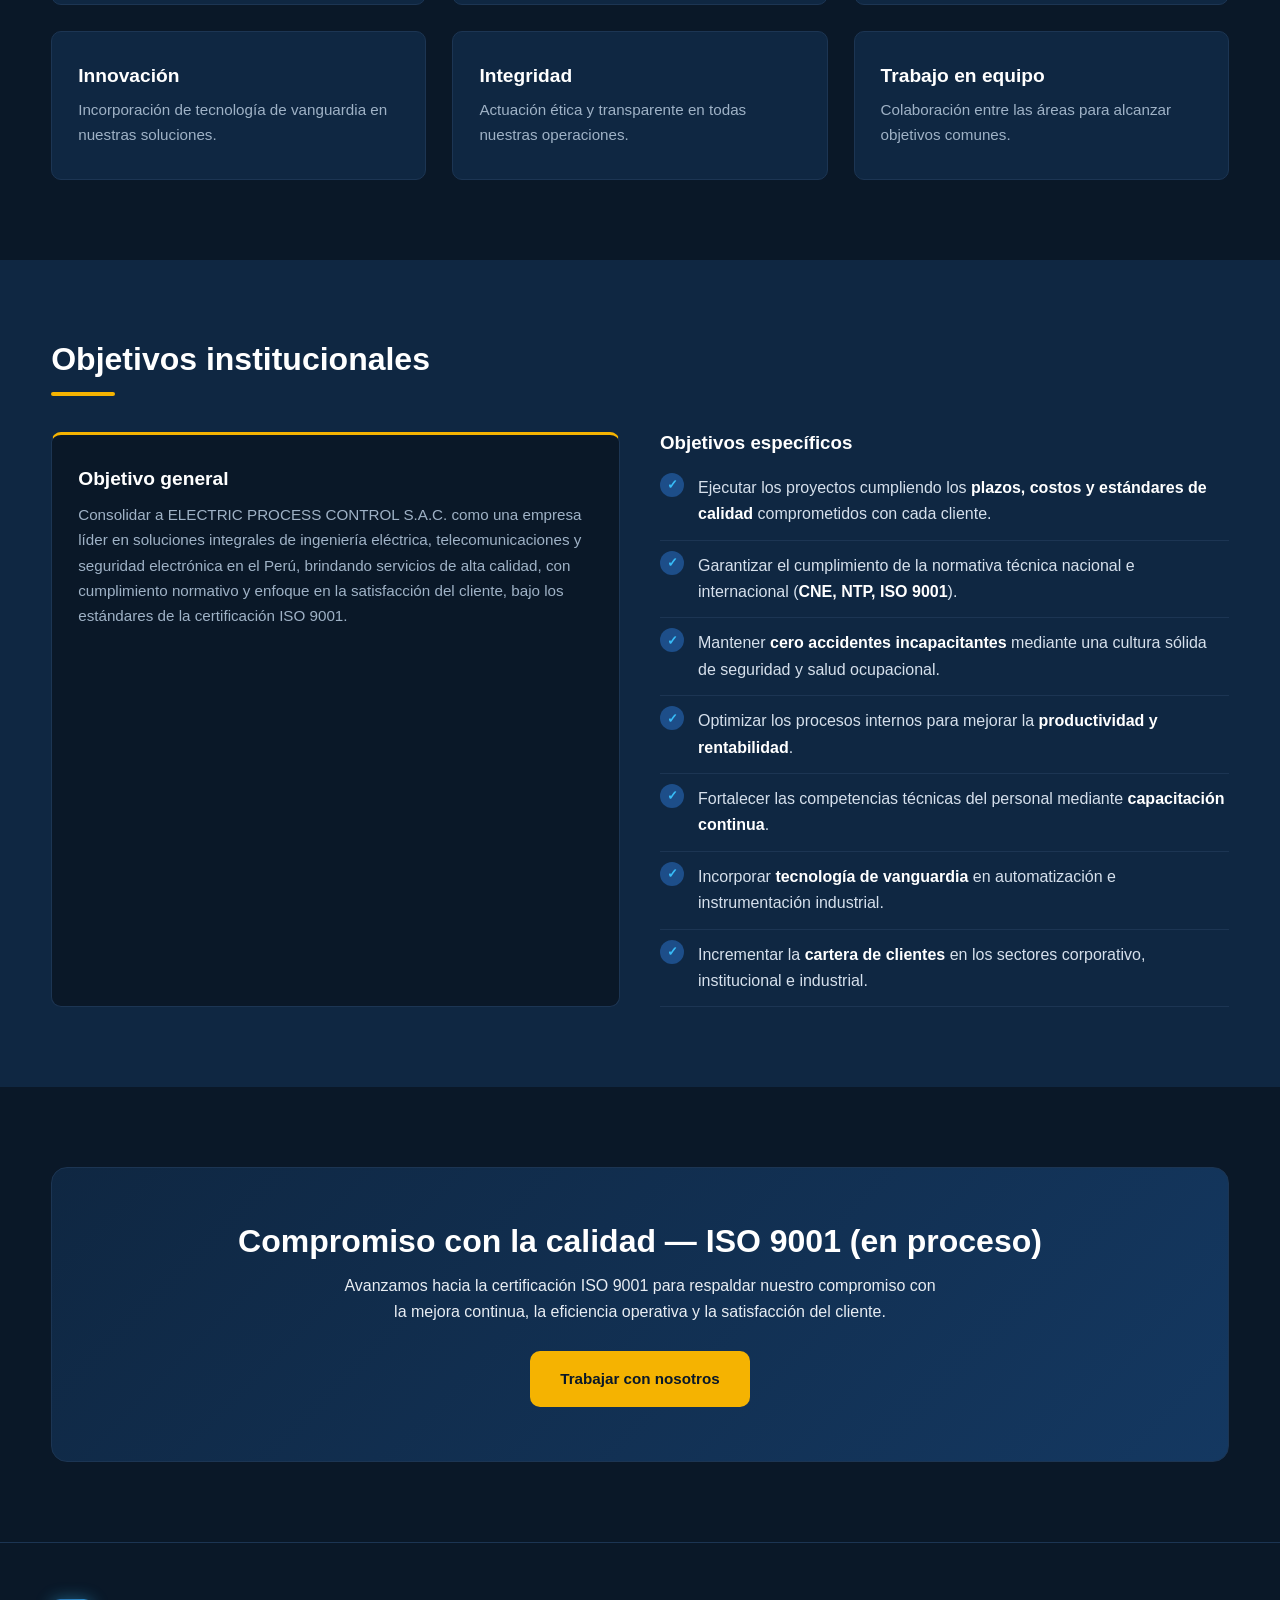
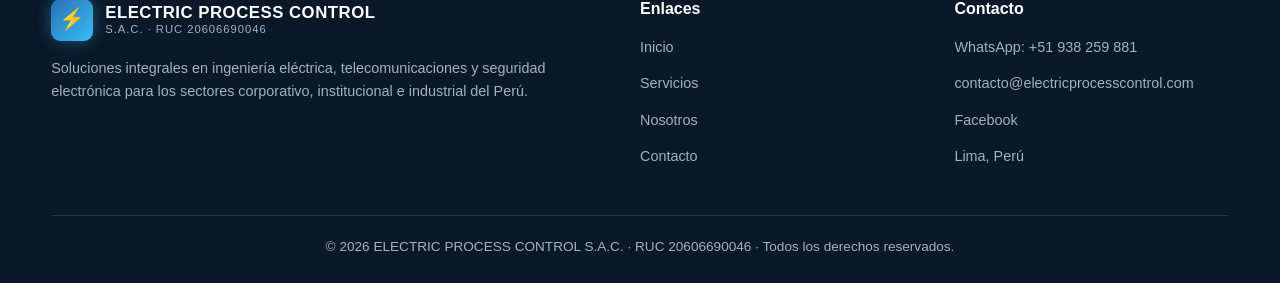
<file: nosotros.html>
<!DOCTYPE html>
<html lang="es">
<head>
  <meta charset="UTF-8">
  <meta name="viewport" content="width=device-width, initial-scale=1.0">
  <title>Nosotros | ELECTRIC PROCESS CONTROL S.A.C.</title>
  <meta name="description" content="Misión, visión, valores institucionales y objetivos de ELECTRIC PROCESS CONTROL S.A.C. Empresa peruana de ingeniería eléctrica y seguridad electrónica.">
  <link rel="stylesheet" href="styles.css">
</head>
<body>

  <header class="encabezado">
    <div class="contenedor nav">
      <a href="index.html" class="logo">
        <span class="logo-icono">⚡</span>
        <span class="logo-marca">
          <strong>ELECTRIC PROCESS CONTROL</strong>
          <span>S.A.C. · RUC 20606690046</span>
        </span>
      </a>
      <button class="nav-toggle" aria-label="Abrir menú">☰</button>
      <ul class="menu">
        <li><a href="index.html">Inicio</a></li>
        <li><a href="servicios.html">Servicios</a></li>
        <li><a href="nosotros.html" class="activo">Nosotros</a></li>
        <li><a href="contacto.html">Contacto</a></li>
        <li><a href="contacto.html" class="btn btn-primario">Cotizar</a></li>
      </ul>
    </div>
  </header>

  <!-- BANNER -->
  <section class="banner-pagina">
    <div class="contenedor">
      <div class="miga"><a href="index.html">Inicio</a> / Nosotros</div>
      <h1>Sobre nosotros</h1>
      <p>Una empresa peruana comprometida con la calidad, la seguridad y la mejora continua.</p>
    </div>
  </section>

  <!-- PRESENTACIÓN -->
  <section class="seccion">
    <div class="contenedor">
      <h2 class="titulo-seccion">La empresa</h2>
      <p style="margin-top:24px; color:var(--gris-claro); max-width:900px;">
        <strong style="color:#fff;">ELECTRIC PROCESS CONTROL S.A.C.</strong> (RUC 20606690046) es una empresa peruana especializada en el desarrollo e implementación de proyectos de ingeniería eléctrica, cableado estructurado, telecomunicaciones y sistemas de seguridad electrónica.
      </p>
      <p style="margin-top:16px; color:var(--gris-medio); max-width:900px;">
        Con amplia experiencia en el rubro, operamos bajo estándares nacionales e internacionales, garantizando calidad, precisión y cumplimiento normativo en los sectores corporativo, institucional e industrial. La organización se encuentra en proceso de la certificación <strong style="color:#fff;">ISO 9001</strong>, que respaldará su compromiso con la mejora continua, la eficiencia operativa y la satisfacción del cliente.
      </p>
    </div>
  </section>

  <!-- MISIÓN Y VISIÓN -->
  <section class="seccion seccion-alt">
    <div class="contenedor">
      <h2 class="titulo-seccion">Misión y Visión</h2>
      <div class="bloque-mv" style="margin-top:36px;">
        <div class="tarjeta">
          <h3>Misión</h3>
          <p style="margin-top:12px;">Brindar soluciones integrales en ingeniería eléctrica, telecomunicaciones y seguridad electrónica, cumpliendo estándares nacionales e internacionales, con compromiso, calidad y atención personalizada, contribuyendo al desarrollo eficiente y seguro de la infraestructura de nuestros clientes.</p>
        </div>
        <div class="tarjeta">
          <h3>Visión</h3>
          <p style="margin-top:12px;">Ser reconocidos como la empresa líder en soluciones integrales de ingeniería eléctrica y seguridad electrónica en el Perú, destacando por la innovación tecnológica, la excelencia técnica y la confianza de nuestros clientes, manteniendo los más altos estándares de calidad y seguridad.</p>
        </div>
      </div>
    </div>
  </section>

  <!-- VALORES -->
  <section class="seccion">
    <div class="contenedor">
      <h2 class="titulo-seccion">Valores institucionales</h2>
      <p class="subtitulo-seccion">Los principios que guían cada uno de nuestros proyectos y relaciones.</p>
      <div class="grid grid-3">
        <div class="tarjeta"><h3>Calidad</h3><p>Cumplimiento riguroso de estándares técnicos y normativos en cada proyecto.</p></div>
        <div class="tarjeta"><h3>Seguridad</h3><p>Prioridad absoluta a la integridad de las personas y los bienes.</p></div>
        <div class="tarjeta"><h3>Compromiso</h3><p>Responsabilidad con los plazos, los acuerdos y los resultados del cliente.</p></div>
        <div class="tarjeta"><h3>Innovación</h3><p>Incorporación de tecnología de vanguardia en nuestras soluciones.</p></div>
        <div class="tarjeta"><h3>Integridad</h3><p>Actuación ética y transparente en todas nuestras operaciones.</p></div>
        <div class="tarjeta"><h3>Trabajo en equipo</h3><p>Colaboración entre las áreas para alcanzar objetivos comunes.</p></div>
      </div>
    </div>
  </section>

  <!-- OBJETIVOS -->
  <section class="seccion seccion-alt">
    <div class="contenedor">
      <h2 class="titulo-seccion">Objetivos institucionales</h2>
      <div class="grid grid-2" style="margin-top:36px; gap:40px;">
        <div class="tarjeta" style="border-top:3px solid var(--acento);">
          <h3>Objetivo general</h3>
          <p style="margin-top:12px;">Consolidar a ELECTRIC PROCESS CONTROL S.A.C. como una empresa líder en soluciones integrales de ingeniería eléctrica, telecomunicaciones y seguridad electrónica en el Perú, brindando servicios de alta calidad, con cumplimiento normativo y enfoque en la satisfacción del cliente, bajo los estándares de la certificación ISO 9001.</p>
        </div>
        <div>
          <h3 style="margin-bottom:8px;">Objetivos específicos</h3>
          <ul class="lista-check">
            <li>Ejecutar los proyectos cumpliendo los <strong>plazos, costos y estándares de calidad</strong> comprometidos con cada cliente.</li>
            <li>Garantizar el cumplimiento de la normativa técnica nacional e internacional (<strong>CNE, NTP, ISO 9001</strong>).</li>
            <li>Mantener <strong>cero accidentes incapacitantes</strong> mediante una cultura sólida de seguridad y salud ocupacional.</li>
            <li>Optimizar los procesos internos para mejorar la <strong>productividad y rentabilidad</strong>.</li>
            <li>Fortalecer las competencias técnicas del personal mediante <strong>capacitación continua</strong>.</li>
            <li>Incorporar <strong>tecnología de vanguardia</strong> en automatización e instrumentación industrial.</li>
            <li>Incrementar la <strong>cartera de clientes</strong> en los sectores corporativo, institucional e industrial.</li>
          </ul>
        </div>
      </div>
    </div>
  </section>

  <!-- ISO -->
  <section class="seccion">
    <div class="contenedor">
      <div class="cta" style="background:linear-gradient(135deg,var(--azul-800),var(--azul-700)); border:1px solid var(--gris-borde);">
        <h2>Compromiso con la calidad — ISO 9001 (en proceso)</h2>
        <p>Avanzamos hacia la certificación ISO 9001 para respaldar nuestro compromiso con la mejora continua, la eficiencia operativa y la satisfacción del cliente.</p>
        <a href="contacto.html" class="btn btn-primario">Trabajar con nosotros</a>
      </div>
    </div>
  </section>

  <!-- PIE -->
  <footer class="pie">
    <div class="contenedor">
      <div class="pie-grid">
        <div>
          <div class="logo" style="margin-bottom:16px;">
            <span class="logo-icono">⚡</span>
            <span class="logo-marca">
              <strong>ELECTRIC PROCESS CONTROL</strong>
              <span>S.A.C. · RUC 20606690046</span>
            </span>
          </div>
          <p>Soluciones integrales en ingeniería eléctrica, telecomunicaciones y seguridad electrónica para los sectores corporativo, institucional e industrial del Perú.</p>
        </div>
        <div>
          <h4>Enlaces</h4>
          <ul>
            <li><a href="index.html">Inicio</a></li>
            <li><a href="servicios.html">Servicios</a></li>
            <li><a href="nosotros.html">Nosotros</a></li>
            <li><a href="contacto.html">Contacto</a></li>
          </ul>
        </div>
        <div>
          <h4>Contacto</h4>
          <ul>
            <li><a href="https://wa.me/51938259881" target="_blank" rel="noopener">WhatsApp: +51 938 259 881</a></li>
            <li><a href="mailto:contacto@electricprocesscontrol.com">contacto@electricprocesscontrol.com</a></li>
            <li><a href="https://www.facebook.com/ControlElectric.20/" target="_blank" rel="noopener">Facebook</a></li>
            <li><a href="contacto.html">Lima, Perú</a></li>
          </ul>
        </div>
      </div>
      <div class="pie-bajo">
        © <span class="anio">2026</span> ELECTRIC PROCESS CONTROL S.A.C. · RUC 20606690046 · Todos los derechos reservados.
      </div>
    </div>
  </footer>

  <!-- BOTÓN FLOTANTE WHATSAPP -->
  <a class="wa-flotante" href="https://wa.me/51938259881?text=Hola,%20deseo%20información%20sobre%20sus%20servicios." target="_blank" rel="noopener" aria-label="Contactar por WhatsApp">
    <svg viewBox="0 0 24 24" fill="#fff"><path d="M.057 24l1.687-6.163a11.867 11.867 0 0 1-1.587-5.946C.16 5.335 5.495 0 12.05 0a11.817 11.817 0 0 1 8.413 3.488 11.824 11.824 0 0 1 3.48 8.414c-.003 6.557-5.338 11.892-11.893 11.892a11.9 11.9 0 0 1-5.688-1.448L.057 24zm6.597-3.807c1.676.995 3.276 1.591 5.392 1.592 5.448 0 9.886-4.434 9.889-9.885.002-5.462-4.415-9.89-9.881-9.892-5.452 0-9.887 4.434-9.889 9.884a9.86 9.86 0 0 0 1.51 5.26l-.999 3.648 3.978-1.207zm11.387-5.464c-.074-.124-.272-.198-.57-.347-.297-.149-1.758-.868-2.031-.967-.272-.099-.47-.149-.669.149-.198.297-.768.967-.941 1.165-.173.198-.347.223-.644.074-.297-.149-1.255-.462-2.39-1.475-.883-.788-1.48-1.761-1.653-2.059-.173-.297-.018-.458.13-.606.134-.133.297-.347.446-.521.151-.172.2-.296.3-.495.099-.198.05-.372-.025-.521-.075-.148-.669-1.611-.916-2.206-.242-.579-.487-.501-.669-.51l-.57-.01c-.198 0-.52.074-.792.372-.272.297-1.04 1.016-1.04 2.479 0 1.462 1.065 2.875 1.213 3.074.149.198 2.096 3.2 5.077 4.487.709.306 1.263.489 1.694.626.712.226 1.36.194 1.872.118.571-.085 1.758-.719 2.006-1.413.248-.695.248-1.29.173-1.414z"/></svg>
  </a>

  <script src="main.js"></script>
</body>
</html>
</file>
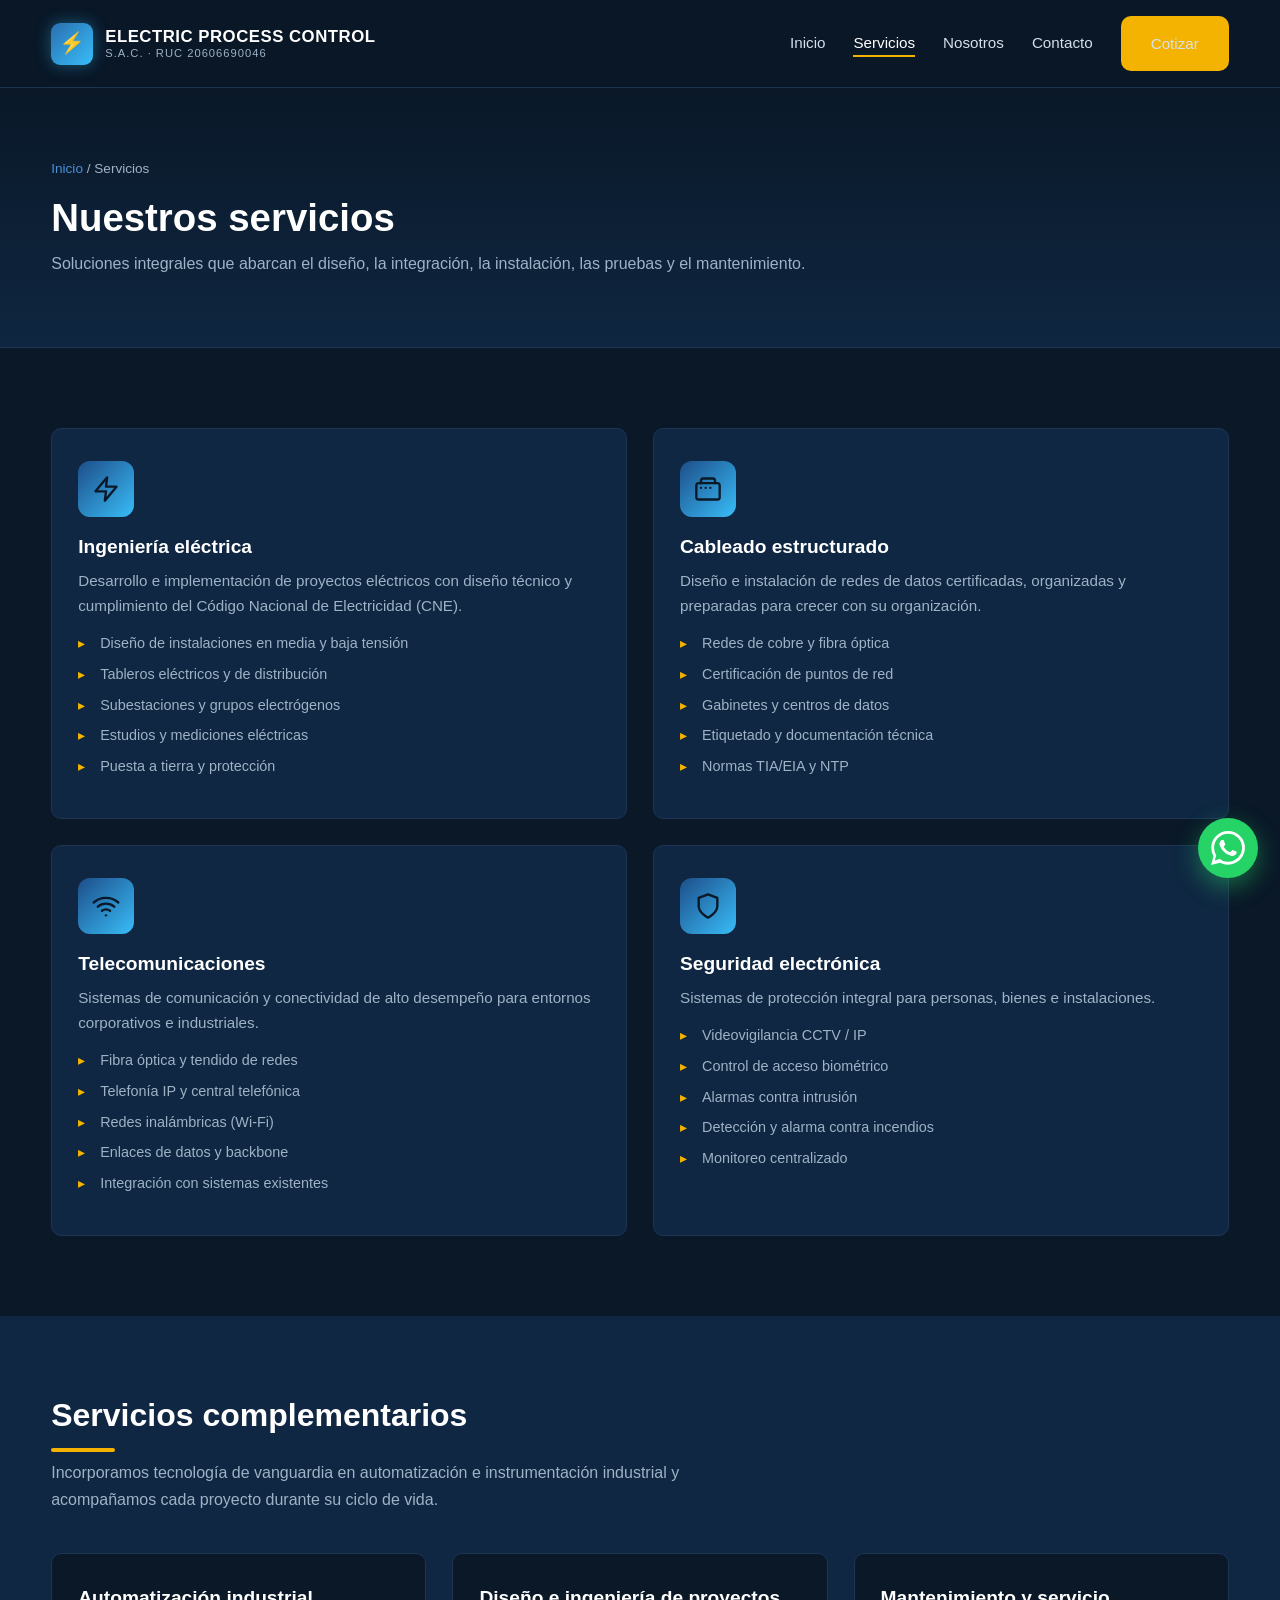
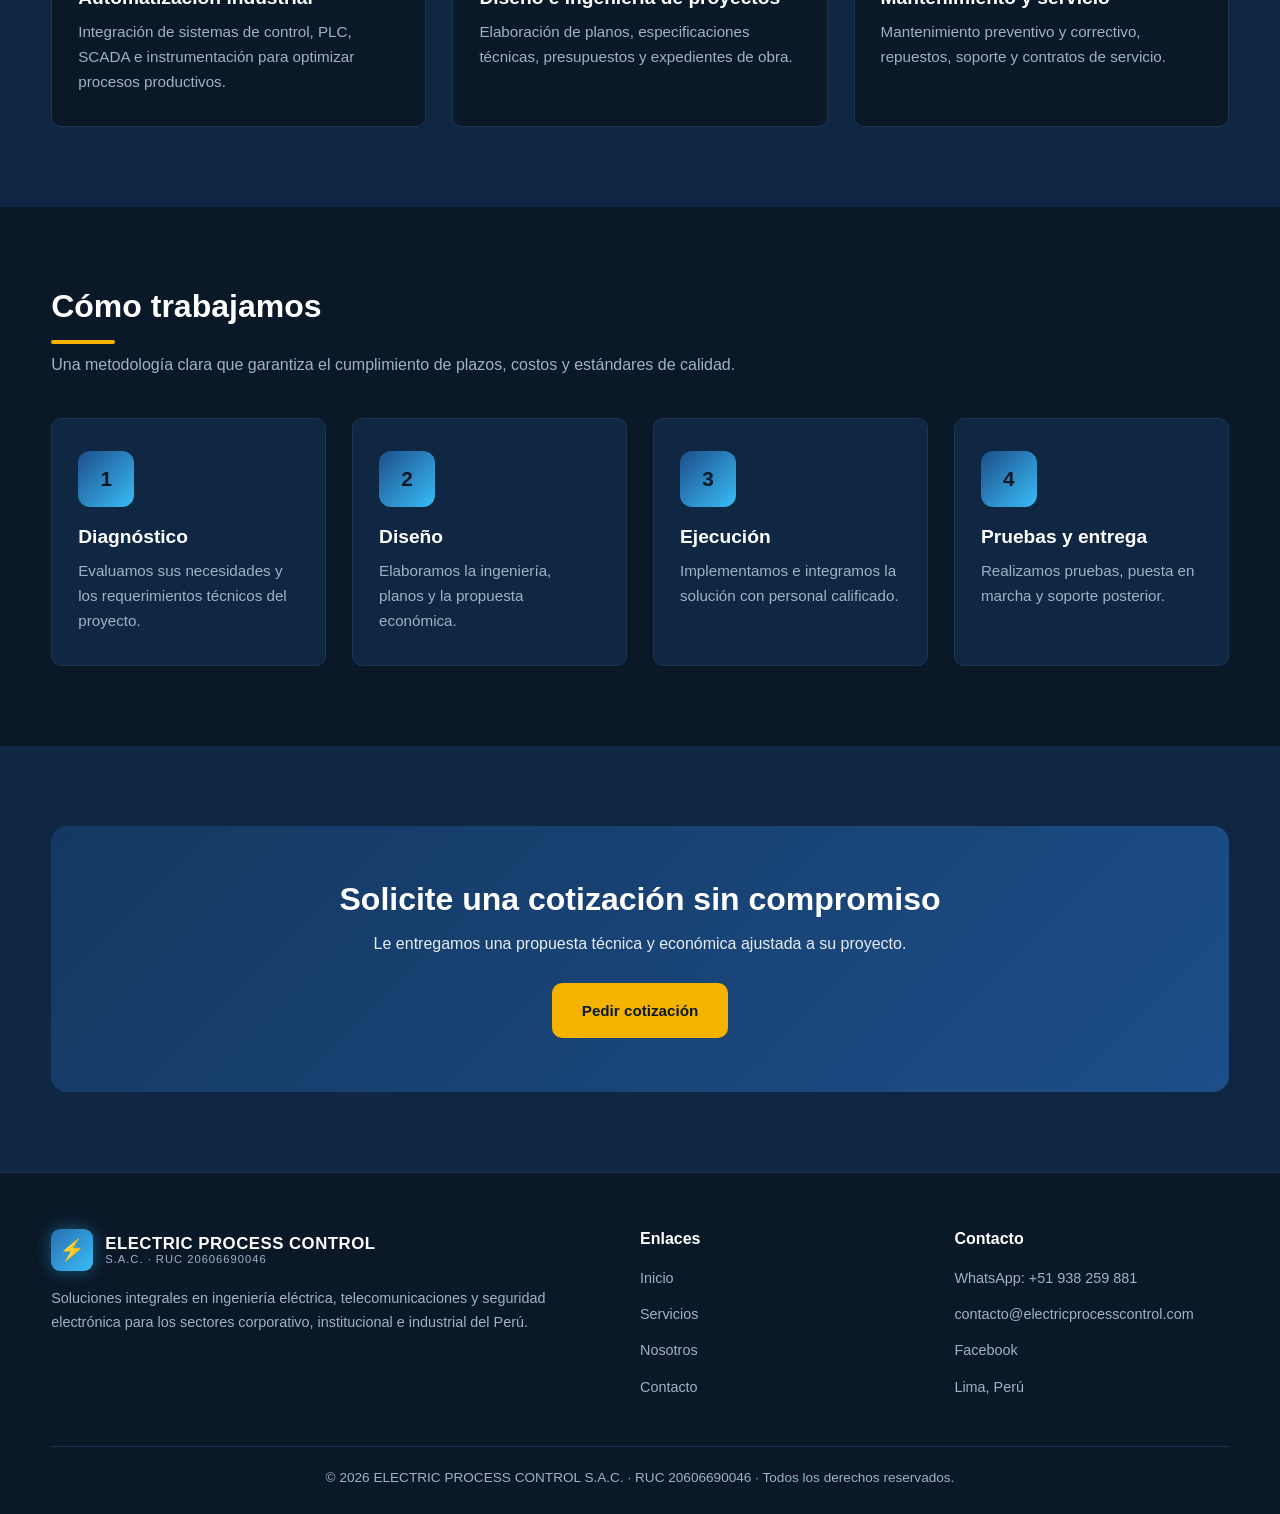
<file: servicios.html>
<!DOCTYPE html>
<html lang="es">
<head>
  <meta charset="UTF-8">
  <meta name="viewport" content="width=device-width, initial-scale=1.0">
  <title>Servicios | ELECTRIC PROCESS CONTROL S.A.C.</title>
  <meta name="description" content="Ingeniería eléctrica, cableado estructurado, telecomunicaciones, seguridad electrónica, automatización industrial y servicios de mantenimiento.">
  <link rel="stylesheet" href="styles.css">
</head>
<body>

  <header class="encabezado">
    <div class="contenedor nav">
      <a href="index.html" class="logo">
        <span class="logo-icono">⚡</span>
        <span class="logo-marca">
          <strong>ELECTRIC PROCESS CONTROL</strong>
          <span>S.A.C. · RUC 20606690046</span>
        </span>
      </a>
      <button class="nav-toggle" aria-label="Abrir menú">☰</button>
      <ul class="menu">
        <li><a href="index.html">Inicio</a></li>
        <li><a href="servicios.html" class="activo">Servicios</a></li>
        <li><a href="nosotros.html">Nosotros</a></li>
        <li><a href="contacto.html">Contacto</a></li>
        <li><a href="contacto.html" class="btn btn-primario">Cotizar</a></li>
      </ul>
    </div>
  </header>

  <!-- BANNER -->
  <section class="banner-pagina">
    <div class="contenedor">
      <div class="miga"><a href="index.html">Inicio</a> / Servicios</div>
      <h1>Nuestros servicios</h1>
      <p>Soluciones integrales que abarcan el diseño, la integración, la instalación, las pruebas y el mantenimiento.</p>
    </div>
  </section>

  <!-- SERVICIOS PRINCIPALES -->
  <section class="seccion">
    <div class="contenedor">
      <div class="grid grid-2">
        <div class="tarjeta">
          <div class="icono"><svg viewBox="0 0 24 24" fill="none" stroke="#0a1828" stroke-width="2" stroke-linecap="round" stroke-linejoin="round"><polygon points="13 2 3 14 12 14 11 22 21 10 12 10 13 2"/></svg></div>
          <h3>Ingeniería eléctrica</h3>
          <p>Desarrollo e implementación de proyectos eléctricos con diseño técnico y cumplimiento del Código Nacional de Electricidad (CNE).</p>
          <ul>
            <li>Diseño de instalaciones en media y baja tensión</li>
            <li>Tableros eléctricos y de distribución</li>
            <li>Subestaciones y grupos electrógenos</li>
            <li>Estudios y mediciones eléctricas</li>
            <li>Puesta a tierra y protección</li>
          </ul>
        </div>

        <div class="tarjeta">
          <div class="icono"><svg viewBox="0 0 24 24" fill="none" stroke="#0a1828" stroke-width="2" stroke-linecap="round" stroke-linejoin="round"><rect x="2" y="7" width="20" height="14" rx="2"/><path d="M6 7V5a2 2 0 0 1 2-2h8a2 2 0 0 1 2 2v2"/><path d="M6 11h.01M10 11h.01M14 11h.01"/></svg></div>
          <h3>Cableado estructurado</h3>
          <p>Diseño e instalación de redes de datos certificadas, organizadas y preparadas para crecer con su organización.</p>
          <ul>
            <li>Redes de cobre y fibra óptica</li>
            <li>Certificación de puntos de red</li>
            <li>Gabinetes y centros de datos</li>
            <li>Etiquetado y documentación técnica</li>
            <li>Normas TIA/EIA y NTP</li>
          </ul>
        </div>

        <div class="tarjeta">
          <div class="icono"><svg viewBox="0 0 24 24" fill="none" stroke="#0a1828" stroke-width="2" stroke-linecap="round" stroke-linejoin="round"><path d="M5 12.55a11 11 0 0 1 14.08 0"/><path d="M1.42 9a16 16 0 0 1 21.16 0"/><path d="M8.53 16.11a6 6 0 0 1 6.95 0"/><line x1="12" y1="20" x2="12.01" y2="20"/></svg></div>
          <h3>Telecomunicaciones</h3>
          <p>Sistemas de comunicación y conectividad de alto desempeño para entornos corporativos e industriales.</p>
          <ul>
            <li>Fibra óptica y tendido de redes</li>
            <li>Telefonía IP y central telefónica</li>
            <li>Redes inalámbricas (Wi-Fi)</li>
            <li>Enlaces de datos y backbone</li>
            <li>Integración con sistemas existentes</li>
          </ul>
        </div>

        <div class="tarjeta">
          <div class="icono"><svg viewBox="0 0 24 24" fill="none" stroke="#0a1828" stroke-width="2" stroke-linecap="round" stroke-linejoin="round"><path d="M12 22s8-4 8-10V5l-8-3-8 3v7c0 6 8 10 8 10z"/></svg></div>
          <h3>Seguridad electrónica</h3>
          <p>Sistemas de protección integral para personas, bienes e instalaciones.</p>
          <ul>
            <li>Videovigilancia CCTV / IP</li>
            <li>Control de acceso biométrico</li>
            <li>Alarmas contra intrusión</li>
            <li>Detección y alarma contra incendios</li>
            <li>Monitoreo centralizado</li>
          </ul>
        </div>
      </div>
    </div>
  </section>

  <!-- SERVICIOS COMPLEMENTARIOS -->
  <section class="seccion seccion-alt">
    <div class="contenedor">
      <h2 class="titulo-seccion">Servicios complementarios</h2>
      <p class="subtitulo-seccion">Incorporamos tecnología de vanguardia en automatización e instrumentación industrial y acompañamos cada proyecto durante su ciclo de vida.</p>
      <div class="grid grid-3">
        <div class="tarjeta">
          <h3>Automatización industrial</h3>
          <p>Integración de sistemas de control, PLC, SCADA e instrumentación para optimizar procesos productivos.</p>
        </div>
        <div class="tarjeta">
          <h3>Diseño e ingeniería de proyectos</h3>
          <p>Elaboración de planos, especificaciones técnicas, presupuestos y expedientes de obra.</p>
        </div>
        <div class="tarjeta">
          <h3>Mantenimiento y servicio</h3>
          <p>Mantenimiento preventivo y correctivo, repuestos, soporte y contratos de servicio.</p>
        </div>
      </div>
    </div>
  </section>

  <!-- PROCESO DE TRABAJO -->
  <section class="seccion">
    <div class="contenedor">
      <h2 class="titulo-seccion">Cómo trabajamos</h2>
      <p class="subtitulo-seccion">Una metodología clara que garantiza el cumplimiento de plazos, costos y estándares de calidad.</p>
      <div class="grid grid-4">
        <div class="tarjeta">
          <div class="icono" style="background:linear-gradient(135deg,var(--azul-600),var(--cian));font-weight:800;color:#0a1828;font-size:1.3rem;">1</div>
          <h3>Diagnóstico</h3>
          <p>Evaluamos sus necesidades y los requerimientos técnicos del proyecto.</p>
        </div>
        <div class="tarjeta">
          <div class="icono" style="background:linear-gradient(135deg,var(--azul-600),var(--cian));font-weight:800;color:#0a1828;font-size:1.3rem;">2</div>
          <h3>Diseño</h3>
          <p>Elaboramos la ingeniería, planos y la propuesta económica.</p>
        </div>
        <div class="tarjeta">
          <div class="icono" style="background:linear-gradient(135deg,var(--azul-600),var(--cian));font-weight:800;color:#0a1828;font-size:1.3rem;">3</div>
          <h3>Ejecución</h3>
          <p>Implementamos e integramos la solución con personal calificado.</p>
        </div>
        <div class="tarjeta">
          <div class="icono" style="background:linear-gradient(135deg,var(--azul-600),var(--cian));font-weight:800;color:#0a1828;font-size:1.3rem;">4</div>
          <h3>Pruebas y entrega</h3>
          <p>Realizamos pruebas, puesta en marcha y soporte posterior.</p>
        </div>
      </div>
    </div>
  </section>

  <!-- CTA -->
  <section class="seccion seccion-alt">
    <div class="contenedor">
      <div class="cta">
        <h2>Solicite una cotización sin compromiso</h2>
        <p>Le entregamos una propuesta técnica y económica ajustada a su proyecto.</p>
        <a href="contacto.html" class="btn btn-primario">Pedir cotización</a>
      </div>
    </div>
  </section>

  <!-- PIE -->
  <footer class="pie">
    <div class="contenedor">
      <div class="pie-grid">
        <div>
          <div class="logo" style="margin-bottom:16px;">
            <span class="logo-icono">⚡</span>
            <span class="logo-marca">
              <strong>ELECTRIC PROCESS CONTROL</strong>
              <span>S.A.C. · RUC 20606690046</span>
            </span>
          </div>
          <p>Soluciones integrales en ingeniería eléctrica, telecomunicaciones y seguridad electrónica para los sectores corporativo, institucional e industrial del Perú.</p>
        </div>
        <div>
          <h4>Enlaces</h4>
          <ul>
            <li><a href="index.html">Inicio</a></li>
            <li><a href="servicios.html">Servicios</a></li>
            <li><a href="nosotros.html">Nosotros</a></li>
            <li><a href="contacto.html">Contacto</a></li>
          </ul>
        </div>
        <div>
          <h4>Contacto</h4>
          <ul>
            <li><a href="https://wa.me/51938259881" target="_blank" rel="noopener">WhatsApp: +51 938 259 881</a></li>
            <li><a href="mailto:contacto@electricprocesscontrol.com">contacto@electricprocesscontrol.com</a></li>
            <li><a href="https://www.facebook.com/ControlElectric.20/" target="_blank" rel="noopener">Facebook</a></li>
            <li><a href="contacto.html">Lima, Perú</a></li>
          </ul>
        </div>
      </div>
      <div class="pie-bajo">
        © <span class="anio">2026</span> ELECTRIC PROCESS CONTROL S.A.C. · RUC 20606690046 · Todos los derechos reservados.
      </div>
    </div>
  </footer>

  <!-- BOTÓN FLOTANTE WHATSAPP -->
  <a class="wa-flotante" href="https://wa.me/51938259881?text=Hola,%20deseo%20información%20sobre%20sus%20servicios." target="_blank" rel="noopener" aria-label="Contactar por WhatsApp">
    <svg viewBox="0 0 24 24" fill="#fff"><path d="M.057 24l1.687-6.163a11.867 11.867 0 0 1-1.587-5.946C.16 5.335 5.495 0 12.05 0a11.817 11.817 0 0 1 8.413 3.488 11.824 11.824 0 0 1 3.48 8.414c-.003 6.557-5.338 11.892-11.893 11.892a11.9 11.9 0 0 1-5.688-1.448L.057 24zm6.597-3.807c1.676.995 3.276 1.591 5.392 1.592 5.448 0 9.886-4.434 9.889-9.885.002-5.462-4.415-9.89-9.881-9.892-5.452 0-9.887 4.434-9.889 9.884a9.86 9.86 0 0 0 1.51 5.26l-.999 3.648 3.978-1.207zm11.387-5.464c-.074-.124-.272-.198-.57-.347-.297-.149-1.758-.868-2.031-.967-.272-.099-.47-.149-.669.149-.198.297-.768.967-.941 1.165-.173.198-.347.223-.644.074-.297-.149-1.255-.462-2.39-1.475-.883-.788-1.48-1.761-1.653-2.059-.173-.297-.018-.458.13-.606.134-.133.297-.347.446-.521.151-.172.2-.296.3-.495.099-.198.05-.372-.025-.521-.075-.148-.669-1.611-.916-2.206-.242-.579-.487-.501-.669-.51l-.57-.01c-.198 0-.52.074-.792.372-.272.297-1.04 1.016-1.04 2.479 0 1.462 1.065 2.875 1.213 3.074.149.198 2.096 3.2 5.077 4.487.709.306 1.263.489 1.694.626.712.226 1.36.194 1.872.118.571-.085 1.758-.719 2.006-1.413.248-.695.248-1.29.173-1.414z"/></svg>
  </a>

  <script src="main.js"></script>
</body>
</html>
</file>
<file: styles.css>
/* ============================================================
   ELECTRIC PROCESS CONTROL S.A.C. — Estilos globales
   Estilo: Industrial moderno (azul / oscuro)
   ============================================================ */

:root {
  --azul-900: #0a1828;
  --azul-800: #0f2742;
  --azul-700: #143861;
  --azul-600: #1d4e89;
  --azul-500: #2a6fb0;
  --azul-400: #4a90d9;
  --cian: #38bdf8;
  --acento: #f5b301;        /* amarillo eléctrico para acentos */
  --gris-claro: #e8edf3;
  --gris-medio: #9fb2c6;
  --gris-borde: #1c3553;
  --blanco: #ffffff;
  --texto: #d6e0ec;
  --fuente: "Segoe UI", "Helvetica Neue", Arial, sans-serif;
  --max: 1180px;
  --radio: 10px;
  --sombra: 0 10px 30px rgba(0, 0, 0, .35);
  --transicion: .25s ease;
}

* { margin: 0; padding: 0; box-sizing: border-box; }

html { scroll-behavior: smooth; }

body {
  font-family: var(--fuente);
  color: var(--texto);
  background: var(--azul-900);
  line-height: 1.65;
  -webkit-font-smoothing: antialiased;
}

a { color: var(--cian); text-decoration: none; transition: color var(--transicion); }
a:hover { color: var(--acento); }

img { max-width: 100%; display: block; }

h1, h2, h3, h4 { color: var(--blanco); line-height: 1.2; font-weight: 700; }

.contenedor { width: 92%; max-width: var(--max); margin: 0 auto; }

.seccion { padding: 80px 0; }
.seccion-alt { background: var(--azul-800); }

.titulo-seccion {
  font-size: 2rem;
  margin-bottom: .5rem;
  position: relative;
}
.titulo-seccion::after {
  content: "";
  display: block;
  width: 64px; height: 4px;
  background: var(--acento);
  margin-top: 14px;
  border-radius: 2px;
}
.subtitulo-seccion { color: var(--gris-medio); max-width: 720px; margin-bottom: 40px; }

/* ---------- Botones ---------- */
.btn {
  display: inline-block;
  padding: 13px 28px;
  border-radius: var(--radio);
  font-weight: 600;
  cursor: pointer;
  border: 2px solid transparent;
  transition: all var(--transicion);
  font-size: .95rem;
}
.btn-primario { background: var(--acento); color: var(--azul-900); }
.btn-primario:hover { background: #ffc933; color: var(--azul-900); transform: translateY(-2px); }
.btn-secundario { background: transparent; color: var(--blanco); border-color: var(--azul-500); }
.btn-secundario:hover { background: var(--azul-600); color: var(--blanco); }

/* ---------- Encabezado / Nav ---------- */
.encabezado {
  position: sticky; top: 0; z-index: 100;
  background: rgba(10, 24, 40, .92);
  backdrop-filter: blur(8px);
  border-bottom: 1px solid var(--gris-borde);
}
.nav { display: flex; align-items: center; justify-content: space-between; padding: 16px 0; }
.logo { display: flex; align-items: center; gap: 12px; }
.logo-marca { display: flex; flex-direction: column; line-height: 1.1; }
.logo-marca strong { color: var(--blanco); font-size: 1.05rem; letter-spacing: .5px; }
.logo-marca span { color: var(--gris-medio); font-size: .7rem; letter-spacing: 1px; }
.logo-icono {
  width: 42px; height: 42px; border-radius: 9px;
  background: linear-gradient(135deg, var(--azul-500), var(--cian));
  display: grid; place-items: center; color: var(--azul-900); font-weight: 800; font-size: 1.3rem;
  box-shadow: 0 0 16px rgba(56,189,248,.4);
}
.menu { display: flex; gap: 28px; list-style: none; align-items: center; }
.menu a { color: var(--texto); font-weight: 500; font-size: .95rem; position: relative; }
.menu a:hover, .menu a.activo { color: var(--blanco); }
.menu a.activo::after {
  content: ""; position: absolute; left: 0; bottom: -6px;
  width: 100%; height: 2px; background: var(--acento);
}
.nav-toggle { display: none; background: none; border: none; color: var(--blanco); font-size: 1.6rem; cursor: pointer; }

/* ---------- Hero ---------- */
.hero {
  position: relative;
  background:
    linear-gradient(rgba(10,24,40,.82), rgba(10,24,40,.92)),
    url("hero.svg") center/cover no-repeat,
    var(--azul-800);
  padding: 110px 0;
  text-align: left;
  border-bottom: 1px solid var(--gris-borde);
}
.hero h1 { font-size: 3rem; margin-bottom: 20px; max-width: 800px; }
.hero h1 .resalte { color: var(--cian); }
.hero p { font-size: 1.2rem; color: var(--gris-claro); max-width: 640px; margin-bottom: 32px; }
.hero-acciones { display: flex; gap: 16px; flex-wrap: wrap; }

/* ---------- Hero con collage de imágenes ---------- */
.hero-split { display: grid; grid-template-columns: 1.1fr 1fr; gap: 48px; align-items: center; }
.hero-split .hero-texto h1 { font-size: 2.7rem; }
.collage { display: grid; grid-template-columns: 1fr 1fr; grid-template-rows: 1fr 1fr; gap: 14px; }
.collage figure {
  margin: 0; border-radius: 12px; overflow: hidden;
  border: 1px solid var(--gris-borde); box-shadow: var(--sombra);
  position: relative; aspect-ratio: 4/3;
}
.collage figure img { width: 100%; height: 100%; object-fit: cover; transition: transform .4s ease; }
.collage figure:hover img { transform: scale(1.06); }
.collage figure figcaption {
  position: absolute; left: 0; right: 0; bottom: 0;
  background: linear-gradient(transparent, rgba(10,24,40,.9));
  color: #fff; font-size: .8rem; font-weight: 600;
  padding: 18px 12px 10px;
}
.collage figure.destacada { grid-row: span 2; aspect-ratio: auto; }

/* ---------- Galería de proyectos ---------- */
.galeria { display: grid; grid-template-columns: repeat(3, 1fr); gap: 20px; }
.galeria figure {
  margin: 0; border-radius: var(--radio); overflow: hidden;
  border: 1px solid var(--gris-borde); position: relative; aspect-ratio: 4/3;
}
.galeria figure img { width: 100%; height: 100%; object-fit: cover; transition: transform .4s ease; }
.galeria figure:hover img { transform: scale(1.07); }
.galeria figcaption {
  position: absolute; inset: auto 0 0 0;
  background: linear-gradient(transparent, rgba(10,24,40,.92));
  color: #fff; padding: 24px 16px 14px; font-weight: 600;
}
.galeria figcaption span { display: block; color: var(--cian); font-size: .8rem; font-weight: 500; margin-top: 2px; }

/* ---------- Botón flotante de WhatsApp ---------- */
.wa-flotante {
  position: fixed; right: 22px; bottom: 22px; z-index: 200;
  width: 60px; height: 60px; border-radius: 50%;
  background: #25d366; display: grid; place-items: center;
  box-shadow: 0 8px 24px rgba(37,211,102,.45);
  transition: transform var(--transicion);
}
.wa-flotante:hover { transform: scale(1.08); }
.wa-flotante svg { width: 34px; height: 34px; }
.wa-flotante::after {
  content: "WhatsApp"; position: absolute; right: 72px;
  background: var(--azul-800); color: #fff; padding: 7px 12px; border-radius: 8px;
  font-size: .82rem; white-space: nowrap; border: 1px solid var(--gris-borde);
  opacity: 0; pointer-events: none; transition: opacity var(--transicion);
}
.wa-flotante:hover::after { opacity: 1; }

.banner-pagina {
  background: linear-gradient(rgba(10,24,40,.85), rgba(15,39,66,.95));
  padding: 70px 0;
  border-bottom: 1px solid var(--gris-borde);
}
.banner-pagina h1 { font-size: 2.4rem; }
.banner-pagina p { color: var(--gris-medio); margin-top: 10px; }
.miga { color: var(--gris-medio); font-size: .85rem; margin-bottom: 14px; }
.miga a { color: var(--azul-400); }

/* ---------- Tarjetas ---------- */
.grid { display: grid; gap: 26px; }
.grid-3 { grid-template-columns: repeat(3, 1fr); }
.grid-2 { grid-template-columns: repeat(2, 1fr); }
.grid-4 { grid-template-columns: repeat(4, 1fr); }

.tarjeta {
  background: var(--azul-800);
  border: 1px solid var(--gris-borde);
  border-radius: var(--radio);
  padding: 32px 26px;
  transition: transform var(--transicion), border-color var(--transicion), box-shadow var(--transicion);
}
.seccion-alt .tarjeta { background: var(--azul-900); }
.tarjeta:hover { transform: translateY(-6px); border-color: var(--azul-500); box-shadow: var(--sombra); }
.tarjeta .icono {
  width: 56px; height: 56px; border-radius: 12px;
  background: linear-gradient(135deg, var(--azul-600), var(--cian));
  display: grid; place-items: center; margin-bottom: 18px;
}
.tarjeta .icono svg { width: 28px; height: 28px; }
.tarjeta h3 { font-size: 1.2rem; margin-bottom: 10px; }
.tarjeta p { color: var(--gris-medio); font-size: .95rem; }
.tarjeta ul { list-style: none; margin-top: 14px; }
.tarjeta ul li { color: var(--gris-medio); font-size: .9rem; padding-left: 22px; position: relative; margin-bottom: 7px; }
.tarjeta ul li::before { content: "▸"; color: var(--acento); position: absolute; left: 0; }

/* ---------- Franja de cifras / estadísticas ---------- */
.estadisticas { display: grid; grid-template-columns: repeat(4, 1fr); gap: 24px; text-align: center; }
.estadistica .num { font-size: 2.6rem; font-weight: 800; color: var(--cian); }
.estadistica .lbl { color: var(--gris-medio); font-size: .9rem; text-transform: uppercase; letter-spacing: 1px; }

/* ---------- Lista de valores / objetivos ---------- */
.lista-check { list-style: none; }
.lista-check li {
  padding: 12px 0 12px 38px; position: relative; border-bottom: 1px solid var(--gris-borde);
  color: var(--texto);
}
.lista-check li::before {
  content: "✓"; position: absolute; left: 0; top: 10px;
  width: 24px; height: 24px; border-radius: 50%;
  background: var(--azul-600); color: var(--cian);
  display: grid; place-items: center; font-size: .8rem; font-weight: 700;
}
.lista-check li strong { color: var(--blanco); }

/* ---------- Bloque misión / visión ---------- */
.bloque-mv { display: grid; grid-template-columns: 1fr 1fr; gap: 26px; }
.bloque-mv .tarjeta { border-top: 3px solid var(--acento); }

/* ---------- CTA ---------- */
.cta {
  background: linear-gradient(135deg, var(--azul-700), var(--azul-600));
  border-radius: 16px;
  padding: 54px 40px;
  text-align: center;
}
.cta h2 { font-size: 2rem; margin-bottom: 12px; }
.cta p { color: var(--gris-claro); margin-bottom: 26px; max-width: 600px; margin-left: auto; margin-right: auto; }

/* ---------- Contacto ---------- */
.contacto-grid { display: grid; grid-template-columns: 1fr 1fr; gap: 40px; }
.info-contacto { display: flex; flex-direction: column; gap: 22px; }
.info-item { display: flex; gap: 16px; align-items: flex-start; }
.info-item .icono { flex: 0 0 auto; width: 46px; height: 46px; border-radius: 10px; background: var(--azul-700); display: grid; place-items: center; }
.info-item h4 { margin-bottom: 3px; }
.info-item p { color: var(--gris-medio); font-size: .95rem; }

.formulario { background: var(--azul-800); border: 1px solid var(--gris-borde); border-radius: var(--radio); padding: 32px; }
.campo { margin-bottom: 18px; }
.campo label { display: block; margin-bottom: 7px; font-size: .9rem; color: var(--gris-claro); }
.campo input, .campo textarea, .campo select {
  width: 100%; padding: 12px 14px; border-radius: 8px;
  background: var(--azul-900); border: 1px solid var(--gris-borde);
  color: var(--blanco); font-family: inherit; font-size: .95rem;
}
.campo input:focus, .campo textarea:focus, .campo select:focus { outline: none; border-color: var(--cian); }
.campo textarea { resize: vertical; min-height: 120px; }
.aviso-form { margin-top: 14px; font-size: .85rem; padding: 12px; border-radius: 8px; display: none; }
.aviso-form.ok { display: block; background: rgba(56,189,248,.12); border: 1px solid var(--cian); color: var(--cian); }

.mapa { border: 1px solid var(--gris-borde); border-radius: var(--radio); overflow: hidden; margin-top: 36px; }
.mapa iframe { width: 100%; height: 320px; border: 0; display: block; filter: grayscale(.3) contrast(1.1); }

/* ---------- Pie de página ---------- */
.pie { background: var(--azul-900); border-top: 1px solid var(--gris-borde); padding: 56px 0 24px; }
.pie-grid { display: grid; grid-template-columns: 2fr 1fr 1fr; gap: 40px; margin-bottom: 36px; }
.pie h4 { font-size: 1rem; margin-bottom: 16px; }
.pie p { color: var(--gris-medio); font-size: .9rem; }
.pie ul { list-style: none; }
.pie ul li { margin-bottom: 10px; }
.pie ul a { color: var(--gris-medio); font-size: .9rem; }
.pie ul a:hover { color: var(--cian); }
.pie-bajo { border-top: 1px solid var(--gris-borde); padding-top: 20px; text-align: center; color: var(--gris-medio); font-size: .85rem; }

/* ---------- Responsivo ---------- */
@media (max-width: 920px) {
  .grid-3, .grid-4 { grid-template-columns: repeat(2, 1fr); }
  .estadisticas { grid-template-columns: repeat(2, 1fr); }
  .pie-grid { grid-template-columns: 1fr; }
}
@media (max-width: 768px) {
  .nav-toggle { display: block; }
  .menu {
    position: absolute; top: 72px; left: 0; right: 0;
    flex-direction: column; gap: 0;
    background: var(--azul-800); border-bottom: 1px solid var(--gris-borde);
    max-height: 0; overflow: hidden; transition: max-height var(--transicion);
  }
  .menu.abierto { max-height: 420px; }
  .menu li { width: 100%; }
  .menu a { display: block; padding: 16px 24px; border-bottom: 1px solid var(--gris-borde); }
  .hero h1 { font-size: 2.1rem; }
  .hero p { font-size: 1.05rem; }
  .grid-3, .grid-4, .grid-2, .bloque-mv, .contacto-grid { grid-template-columns: 1fr; }
  .hero-split { grid-template-columns: 1fr; gap: 32px; }
  .hero-split .hero-texto h1 { font-size: 2.1rem; }
  .galeria { grid-template-columns: 1fr; }
}
@media (max-width: 920px) {
  .galeria { grid-template-columns: repeat(2, 1fr); }
}
</file>
